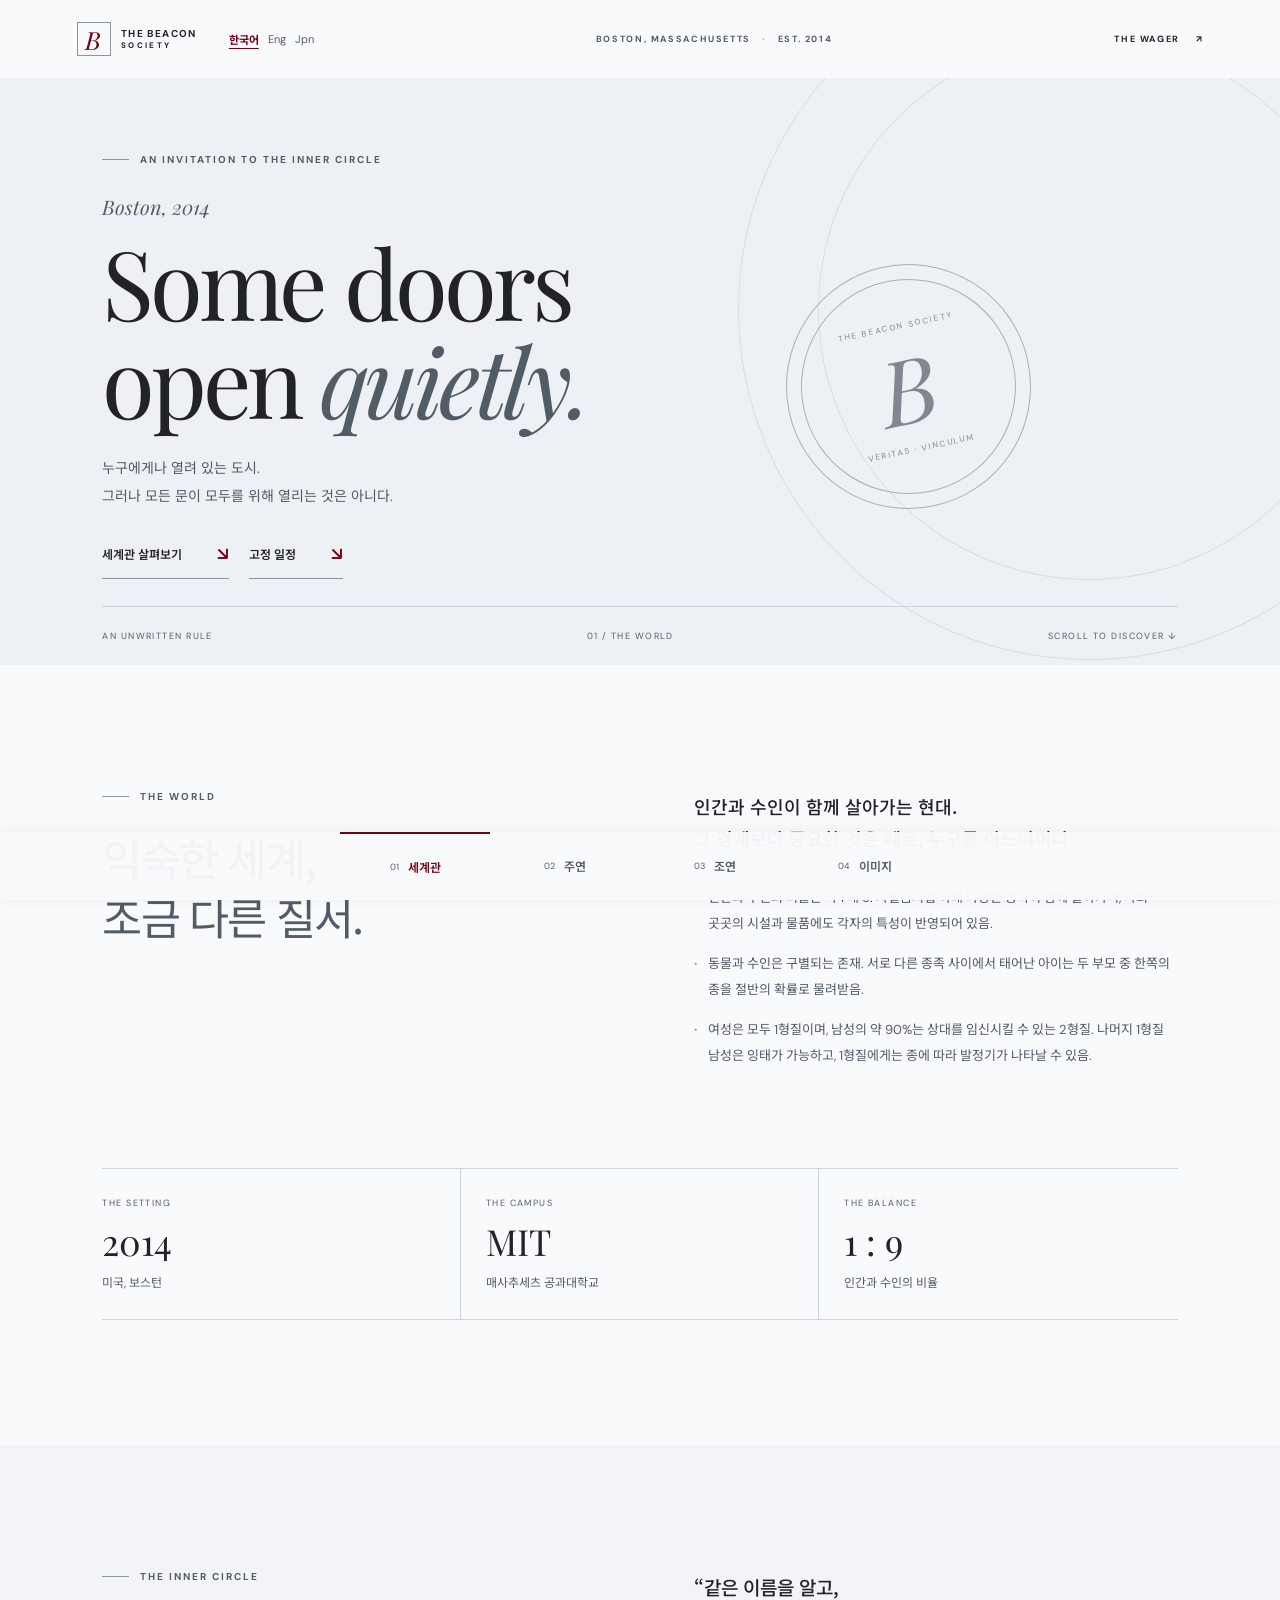
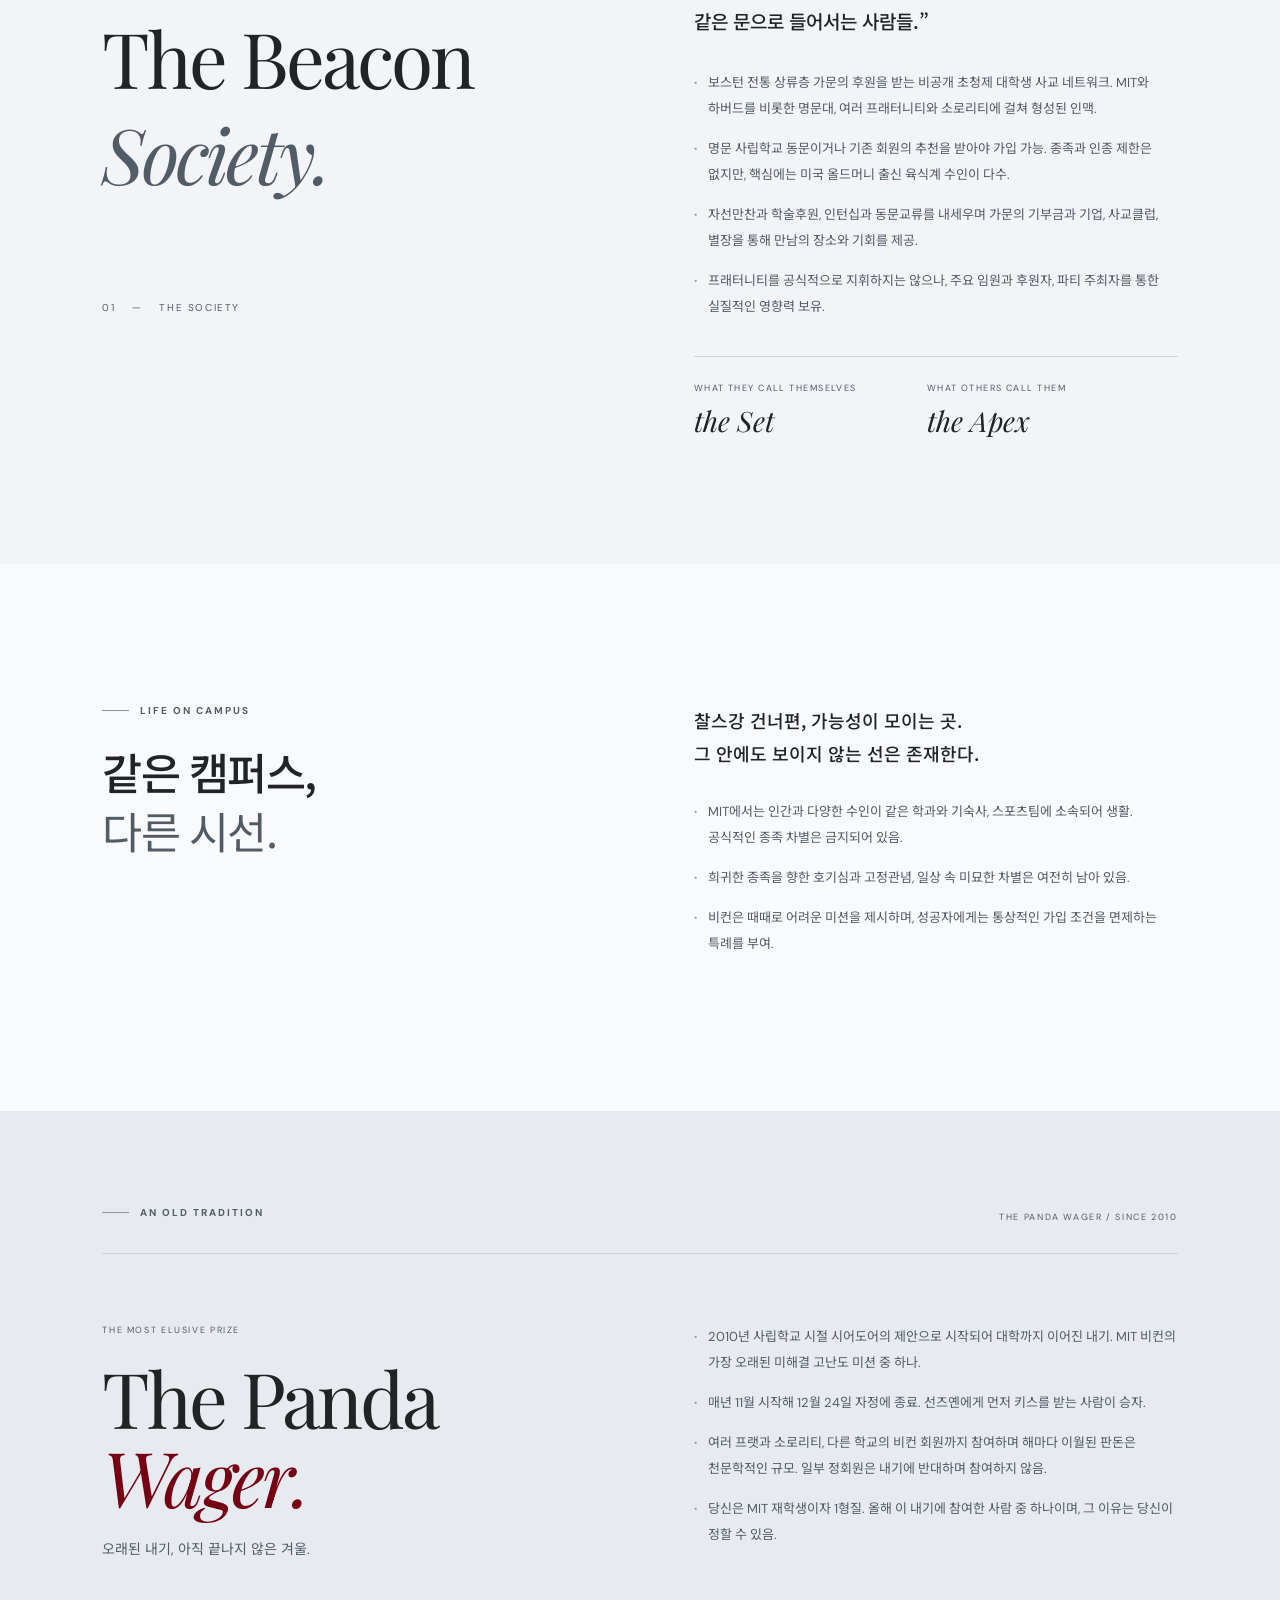
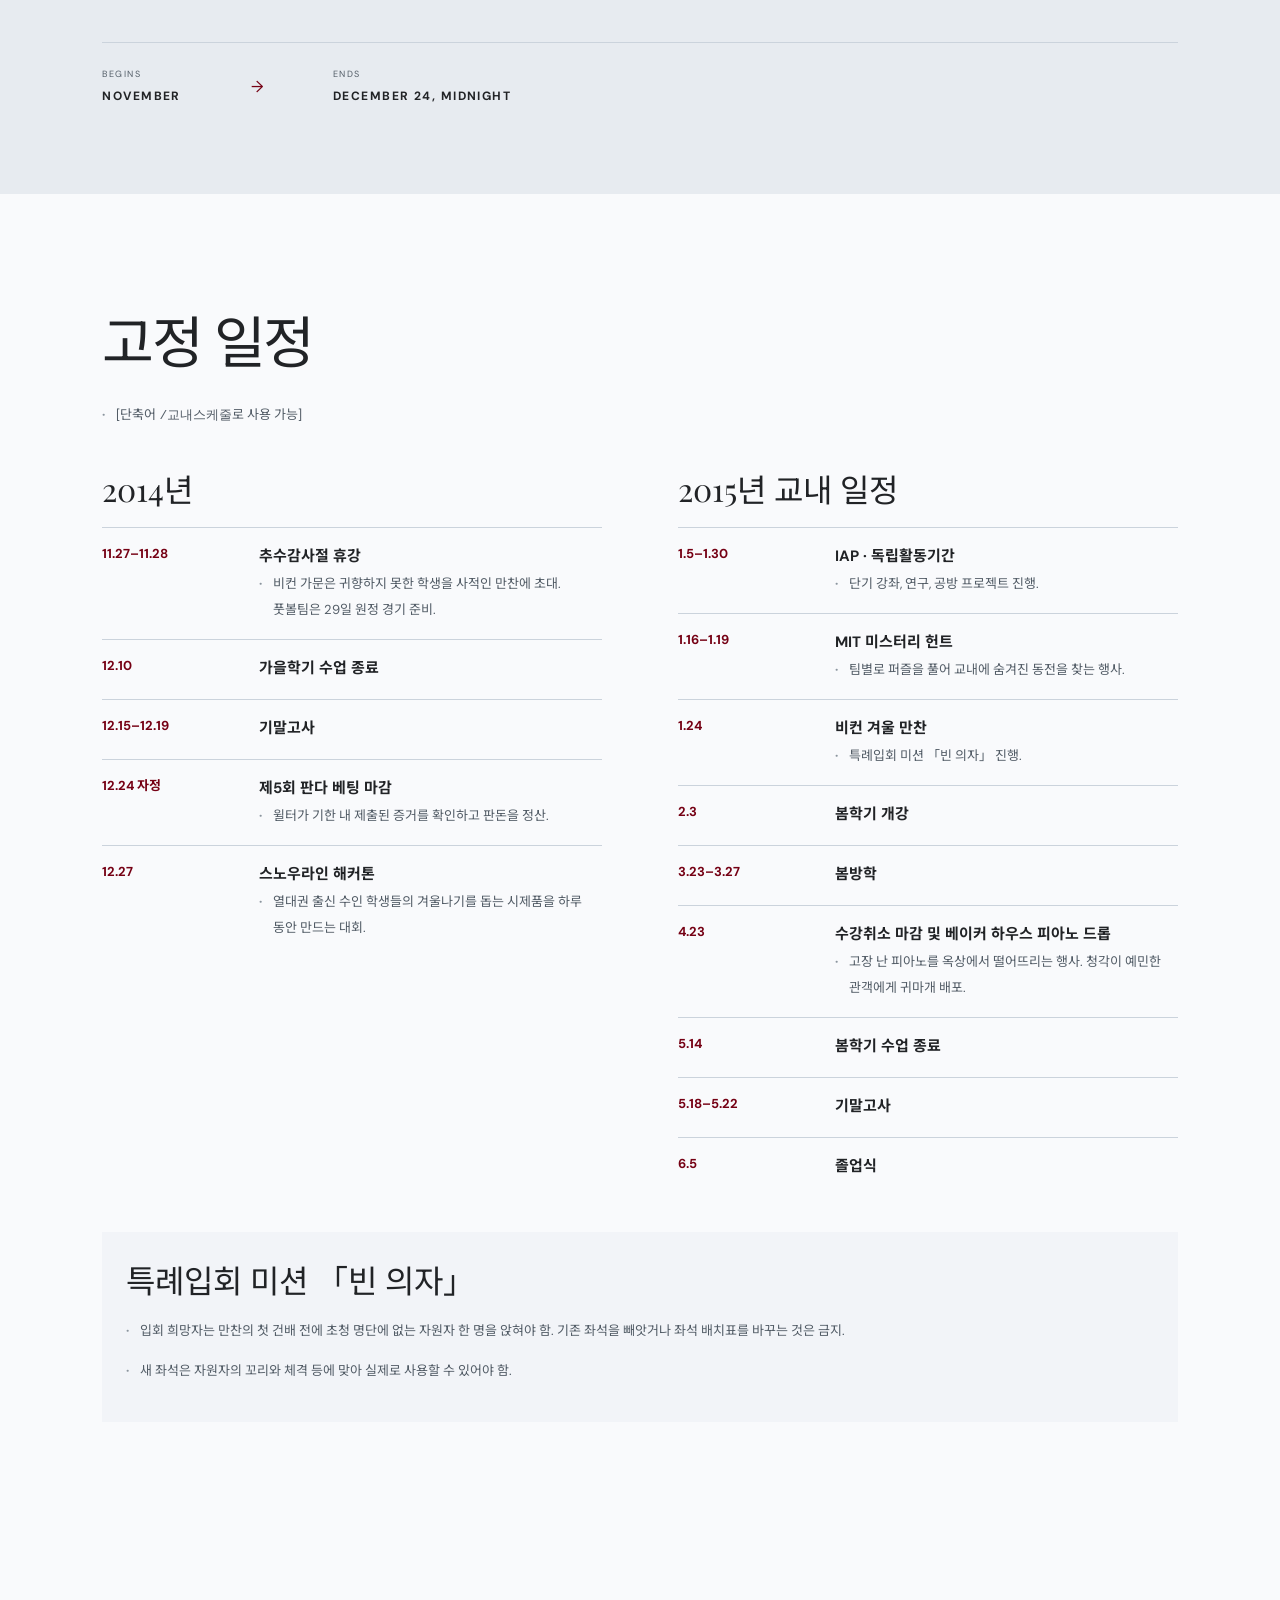
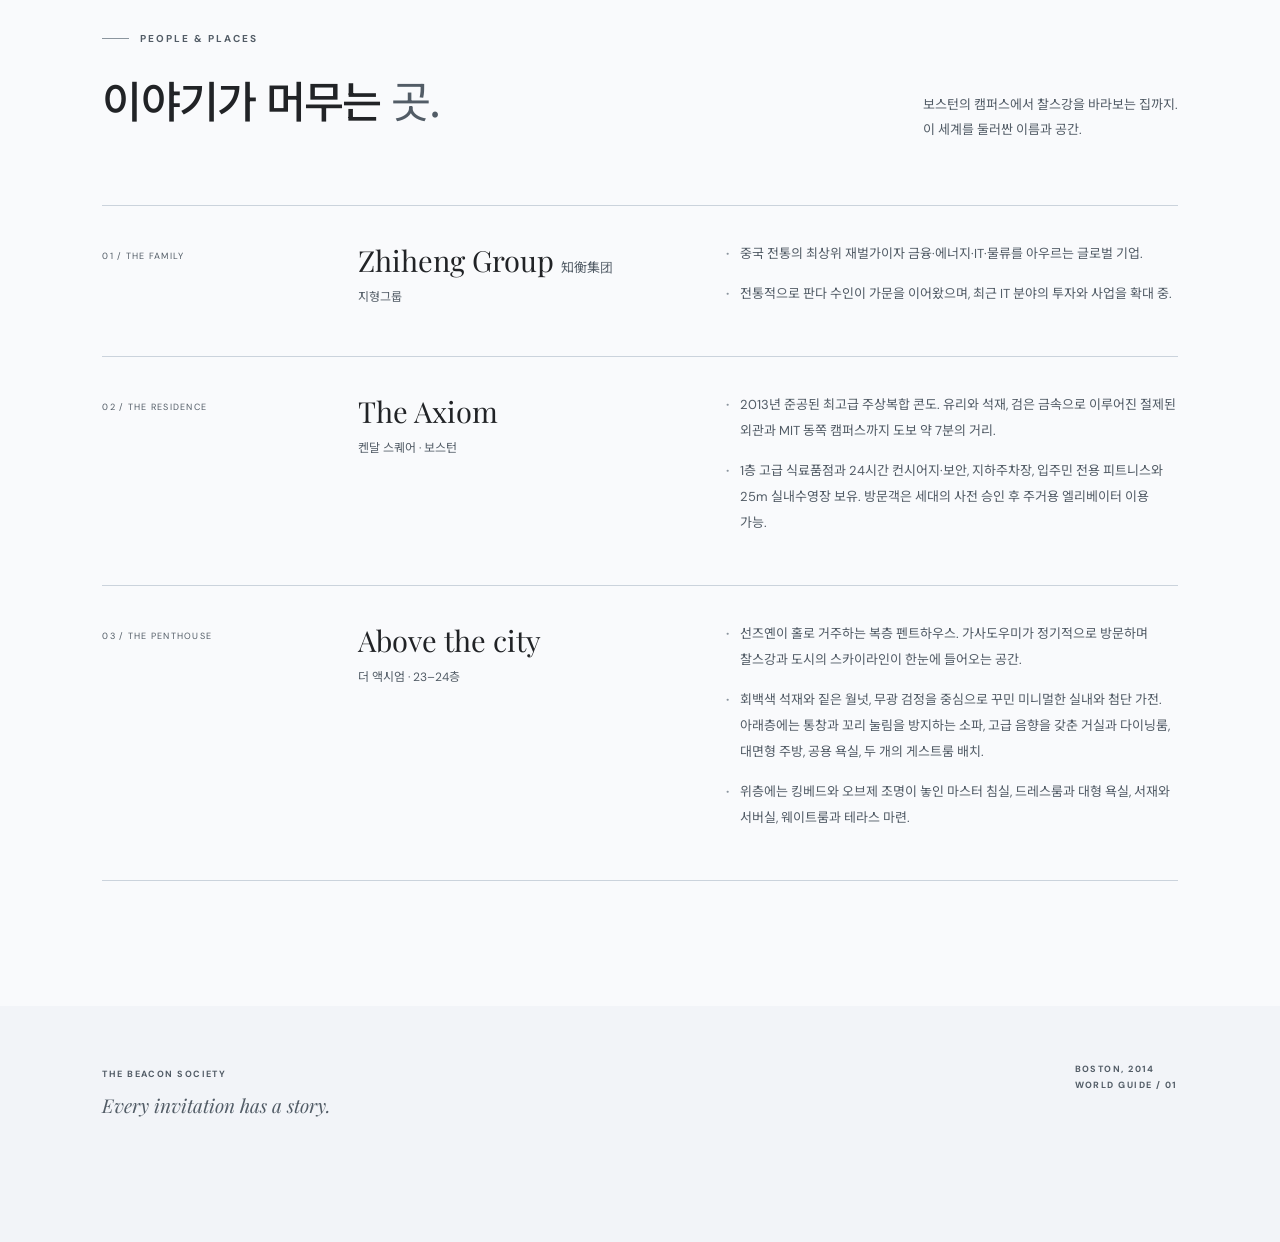
<file: index.html>
<!doctype html>
<html lang="ko">
<head>
  <meta charset="utf-8">
  <meta name="viewport" content="width=device-width, initial-scale=1">
  <meta name="theme-color" content="#f9fafc">
  <meta name="description" content="2014년 보스턴, 비컨과 판다 베팅을 둘러싼 세계를 소개합니다.">
  <title>THE BEACON SOCIETY — 세계관</title>
  <link rel="preconnect" href="https://fonts.googleapis.com">
  <link rel="preconnect" href="https://fonts.gstatic.com" crossorigin>
  <link href="https://fonts.googleapis.com/css2?family=DM+Sans:wght@400;500;600;700&family=Noto+Sans+KR:wght@400;500;600;700&family=Playfair+Display:ital,wght@0,400;0,500;0,600;1,400&display=swap" rel="stylesheet">
  <link rel="stylesheet" href="style.css">
</head>
<body>
  <header class="topbar"><div class="topbar-start"><a class="wordmark" href="#top"><span class="mark">B</span><span>THE BEACON<br><small>SOCIETY</small></span></a><nav class="language-nav" aria-label="언어 선택"><a href="index.html" lang="ko" hreflang="ko" aria-current="page">한국어</a><a href="index-en.html" lang="en" hreflang="en">Eng</a><a href="index-ja.html" lang="ja" hreflang="ja">Jpn</a></nav></div><span class="top-note">BOSTON, MASSACHUSETTS <i>·</i> EST. 2014</span><a class="top-link" href="#betting">THE WAGER <span>↗</span></a></header>
  <main id="top">
    <section class="hero"><div class="hero-inner"><div class="eyebrow light"><span></span> AN INVITATION TO THE INNER CIRCLE</div><div class="hero-grid"><div><p class="hero-kicker">Boston, 2014</p><h1>Some doors<br>open <em>quietly.</em></h1><p class="hero-desc">누구에게나 열려 있는 도시.<br>그러나 모든 문이 모두를 위해 열리는 것은 아니다.</p><a class="hero-button" href="#world">세계관 살펴보기 <span>↘</span></a><a class="hero-button schedule-link" href="#schedule">고정 일정 <span>↘</span></a></div><div class="seal" aria-hidden="true"><div class="seal-inner"><span>THE BEACON SOCIETY</span><strong>B</strong><small>VERITAS · VINCULUM</small></div></div></div><div class="hero-bottom"><span>AN UNWRITTEN RULE</span><span>01 / THE WORLD</span><span>SCROLL TO DISCOVER ↓</span></div></div></section>
    <section class="intro section" id="world"><div class="section-heading"><div><p class="eyebrow"><span></span> THE WORLD</p><h2>익숙한 세계,<br><em>조금 다른 질서.</em></h2></div><div class="intro-copy"><p class="lead">인간과 수인이 함께 살아가는 현대.<br>그 경계보다 중요한 것은 때로, 누구를 아느냐이다.</p><p class="bullet">인간과 수인의 비율은 약 1 대 9. 차별금지법 아래 다양한 종족이 함께 살아가며, 사회 곳곳의 시설과 물품에도 각자의 특성이 반영되어 있음.</p><p class="bullet">동물과 수인은 구별되는 존재. 서로 다른 종족 사이에서 태어난 아이는 두 부모 중 한쪽의 종을 절반의 확률로 물려받음.</p><p class="bullet">여성은 모두 1형질이며, 남성의 약 90%는 상대를 임신시킬 수 있는 2형질. 나머지 1형질 남성은 잉태가 가능하고, 1형질에게는 종에 따라 발정기가 나타날 수 있음.</p></div></div><div class="fact-strip"><div><small>THE SETTING</small><strong>2014</strong><span>미국, 보스턴</span></div><div><small>THE CAMPUS</small><strong>MIT</strong><span>매사추세츠 공과대학교</span></div><div><small>THE BALANCE</small><strong>1 : 9</strong><span>인간과 수인의 비율</span></div></div></section>
    <section class="beacon" id="beacon"><div class="section beacon-grid"><div class="beacon-title"><p class="eyebrow light"><span></span> THE INNER CIRCLE</p><h2>The Beacon<br><em>Society.</em></h2><p class="large-number">01 <span>—</span> THE SOCIETY</p></div><div class="beacon-content"><p class="quote">“같은 이름을 알고,<br>같은 문으로 들어서는 사람들.”</p><p class="bullet">보스턴 전통 상류층 가문의 후원을 받는 비공개 초청제 대학생 사교 네트워크. MIT와 하버드를 비롯한 명문대, 여러 프래터니티와 소로리티에 걸쳐 형성된 인맥.</p><p class="bullet">명문 사립학교 동문이거나 기존 회원의 추천을 받아야 가입 가능. 종족과 인종 제한은 없지만, 핵심에는 미국 올드머니 출신 육식계 수인이 다수.</p><p class="bullet">자선만찬과 학술후원, 인턴십과 동문교류를 내세우며 가문의 기부금과 기업, 사교클럽, 별장을 통해 만남의 장소와 기회를 제공.</p><p class="bullet">프래터니티를 공식적으로 지휘하지는 않으나, 주요 임원과 후원자, 파티 주최자를 통한 실질적인 영향력 보유.</p><div class="names"><div><small>WHAT THEY CALL THEMSELVES</small><strong>the Set</strong></div><div><small>WHAT OTHERS CALL THEM</small><strong>the Apex</strong></div></div></div></div></section>
    <section class="section campus" id="campus"><div class="section-heading"><div><p class="eyebrow"><span></span> LIFE ON CAMPUS</p><h2>같은 캠퍼스,<br><em>다른 시선.</em></h2></div><div class="intro-copy"><p class="lead">찰스강 건너편, 가능성이 모이는 곳.<br>그 안에도 보이지 않는 선은 존재한다.</p><p class="bullet">MIT에서는 인간과 다양한 수인이 같은 학과와 기숙사, 스포츠팀에 소속되어 생활. 공식적인 종족 차별은 금지되어 있음.</p><p class="bullet">희귀한 종족을 향한 호기심과 고정관념, 일상 속 미묘한 차별은 여전히 남아 있음.</p><p class="bullet">비컨은 때때로 어려운 미션을 제시하며, 성공자에게는 통상적인 가입 조건을 면제하는 특례를 부여.</p></div></div></section>
    <section class="wager" id="betting"><div class="section wager-inner"><div class="wager-top"><p class="eyebrow light"><span></span> AN OLD TRADITION</p><span>THE PANDA WAGER / SINCE 2010</span></div><div class="wager-body"><div><p class="wager-label">THE MOST ELUSIVE PRIZE</p><h2>The Panda<br><em>Wager.</em></h2><p class="wager-sub">오래된 내기, 아직 끝나지 않은 겨울.</p></div><div class="wager-copy"><p class="bullet">2010년 사립학교 시절 시어도어의 제안으로 시작되어 대학까지 이어진 내기. MIT 비컨의 가장 오래된 미해결 고난도 미션 중 하나.</p><p class="bullet">매년 11월 시작해 12월 24일 자정에 종료. 선즈옌에게 먼저 키스를 받는 사람이 승자.</p><p class="bullet">여러 프랫과 소로리티, 다른 학교의 비컨 회원까지 참여하며 해마다 이월된 판돈은 천문학적인 규모. 일부 정회원은 내기에 반대하며 참여하지 않음.</p><p class="bullet">당신은 MIT 재학생이자 1형질. 올해 이 내기에 참여한 사람 중 하나이며, 그 이유는 당신이 정할 수 있음.</p></div></div><div class="wager-footer"><div><small>BEGINS</small><strong>NOVEMBER</strong></div><span>→</span><div><small>ENDS</small><strong>DECEMBER 24, MIDNIGHT</strong></div></div></div></section>
    <section class="section campus-schedule" id="schedule" aria-labelledby="schedule-title">
      <h2 id="schedule-title">고정 일정</h2>
      <p class="bullet">[단축어 <code>/교내스케줄</code>로 사용 가능]</p>
      <div class="schedule-years">
        <div class="schedule-year">
          <h3>2014년</h3>
          <ol class="schedule-events">
            <li>
              <p class="schedule-date"><time datetime="2014-11-27">11.27</time>–<time datetime="2014-11-28">11.28</time></p>
              <div><h4>추수감사절 휴강</h4>
                <p class="bullet">비컨 가문은 귀향하지 못한 학생을 사적인 만찬에 초대. 풋볼팀은 29일 원정 경기 준비.</p></div>
            </li>
            <li>
              <p class="schedule-date"><time datetime="2014-12-10">12.10</time></p>
              <div><h4>가을학기 수업 종료</h4></div>
            </li>
            <li>
              <p class="schedule-date"><time datetime="2014-12-15">12.15</time>–<time datetime="2014-12-19">12.19</time></p>
              <div><h4>기말고사</h4></div>
            </li>
            <li>
              <p class="schedule-date"><time datetime="2014-12-24">12.24</time> 자정</p>
              <div><h4>제5회 판다 베팅 마감</h4>
                <p class="bullet">윌터가 기한 내 제출된 증거를 확인하고 판돈을 정산.</p></div>
            </li>
            <li>
              <p class="schedule-date"><time datetime="2014-12-27">12.27</time></p>
              <div><h4>스노우라인 해커톤</h4>
                <p class="bullet">열대권 출신 수인 학생들의 겨울나기를 돕는 시제품을 하루 동안 만드는 대회.</p></div>
            </li>
          </ol>
        </div>
        <div class="schedule-year">
          <h3>2015년 교내 일정</h3>
          <ol class="schedule-events">
            <li>
              <p class="schedule-date"><time datetime="2015-01-05">1.5</time>–<time datetime="2015-01-30">1.30</time></p>
              <div><h4>IAP · 독립활동기간</h4>
                <p class="bullet">단기 강좌, 연구, 공방 프로젝트 진행.</p></div>
            </li>
            <li>
              <p class="schedule-date"><time datetime="2015-01-16">1.16</time>–<time datetime="2015-01-19">1.19</time></p>
              <div><h4>MIT 미스터리 헌트</h4>
                <p class="bullet">팀별로 퍼즐을 풀어 교내에 숨겨진 동전을 찾는 행사.</p></div>
            </li>
            <li>
              <p class="schedule-date"><time datetime="2015-01-24">1.24</time></p>
              <div><h4>비컨 겨울 만찬</h4>
                <p class="bullet">특례입회 미션 「빈 의자」 진행.</p></div>
            </li>
            <li>
              <p class="schedule-date"><time datetime="2015-02-03">2.3</time></p>
              <div><h4>봄학기 개강</h4></div>
            </li>
            <li>
              <p class="schedule-date"><time datetime="2015-03-23">3.23</time>–<time datetime="2015-03-27">3.27</time></p>
              <div><h4>봄방학</h4></div>
            </li>
            <li>
              <p class="schedule-date"><time datetime="2015-04-23">4.23</time></p>
              <div><h4>수강취소 마감 및 베이커 하우스 피아노 드롭</h4>
                <p class="bullet">고장 난 피아노를 옥상에서 떨어뜨리는 행사. 청각이 예민한 관객에게 귀마개 배포.</p></div>
            </li>
            <li>
              <p class="schedule-date"><time datetime="2015-05-14">5.14</time></p>
              <div><h4>봄학기 수업 종료</h4></div>
            </li>
            <li>
              <p class="schedule-date"><time datetime="2015-05-18">5.18</time>–<time datetime="2015-05-22">5.22</time></p>
              <div><h4>기말고사</h4></div>
            </li>
            <li>
              <p class="schedule-date"><time datetime="2015-06-05">6.5</time></p>
              <div><h4>졸업식</h4></div>
            </li>
          </ol>
        </div>
      </div>
      <div class="schedule-mission">
        <h3>특례입회 미션 「빈 의자」</h3>
        <p class="bullet">입회 희망자는 만찬의 첫 건배 전에 초청 명단에 없는 자원자 한 명을 앉혀야 함. 기존 좌석을 빼앗거나 좌석 배치표를 바꾸는 것은 금지.</p>
        <p class="bullet">새 좌석은 자원자의 꼬리와 체격 등에 맞아 실제로 사용할 수 있어야 함.</p>
      </div>
    </section>
    <section class="section places" id="places"><div class="places-heading"><div><p class="eyebrow"><span></span> PEOPLE & PLACES</p><h2>이야기가 머무는 <em>곳.</em></h2></div><p>보스턴의 캠퍼스에서 찰스강을 바라보는 집까지.<br>이 세계를 둘러싼 이름과 공간.</p></div><div class="place-list"><article class="place"><div class="place-no">01 / THE FAMILY</div><div><h3>Zhiheng Group <span>知衡集团</span></h3><p class="place-caption">지형그룹</p></div><div><p class="bullet">중국 전통의 최상위 재벌가이자 금융·에너지·IT·물류를 아우르는 글로벌 기업.</p><p class="bullet">전통적으로 판다 수인이 가문을 이어왔으며, 최근 IT 분야의 투자와 사업을 확대 중.</p></div></article><article class="place"><div class="place-no">02 / THE RESIDENCE</div><div><h3>The Axiom</h3><p class="place-caption">켄달 스퀘어 · 보스턴</p></div><div><p class="bullet">2013년 준공된 최고급 주상복합 콘도. 유리와 석재, 검은 금속으로 이루어진 절제된 외관과 MIT 동쪽 캠퍼스까지 도보 약 7분의 거리.</p><p class="bullet">1층 고급 식료품점과 24시간 컨시어지·보안, 지하주차장, 입주민 전용 피트니스와 25m 실내수영장 보유. 방문객은 세대의 사전 승인 후 주거용 엘리베이터 이용 가능.</p></div></article><article class="place"><div class="place-no">03 / THE PENTHOUSE</div><div><h3>Above the city</h3><p class="place-caption">더 액시엄 · 23–24층</p></div><div><p class="bullet">선즈옌이 홀로 거주하는 복층 펜트하우스. 가사도우미가 정기적으로 방문하며 찰스강과 도시의 스카이라인이 한눈에 들어오는 공간.</p><p class="bullet">회백색 석재와 짙은 월넛, 무광 검정을 중심으로 꾸민 미니멀한 실내와 첨단 가전. 아래층에는 통창과 꼬리 눌림을 방지하는 소파, 고급 음향을 갖춘 거실과 다이닝룸, 대면형 주방, 공용 욕실, 두 개의 게스트룸 배치.</p><p class="bullet">위층에는 킹베드와 오브제 조명이 놓인 마스터 침실, 드레스룸과 대형 욕실, 서재와 서버실, 웨이트룸과 테라스 마련.</p></div></article></div></section>
  </main><footer><div><span class="footer-brand">THE BEACON SOCIETY</span><p>Every invitation has a story.</p></div><span>BOSTON, 2014 <br> WORLD GUIDE / 01</span></footer>
  <nav class="bottom-nav" aria-label="주요 메뉴"><a href="#top" class="active" aria-current="page"><span>01</span> 세계관</a><a href="characters.html"><span>02</span> 주연</a><a href="supporting.html"><span>03</span> 조연</a><a href="gallery.html"><span>04</span> 이미지</a></nav>
</body></html>
</file>
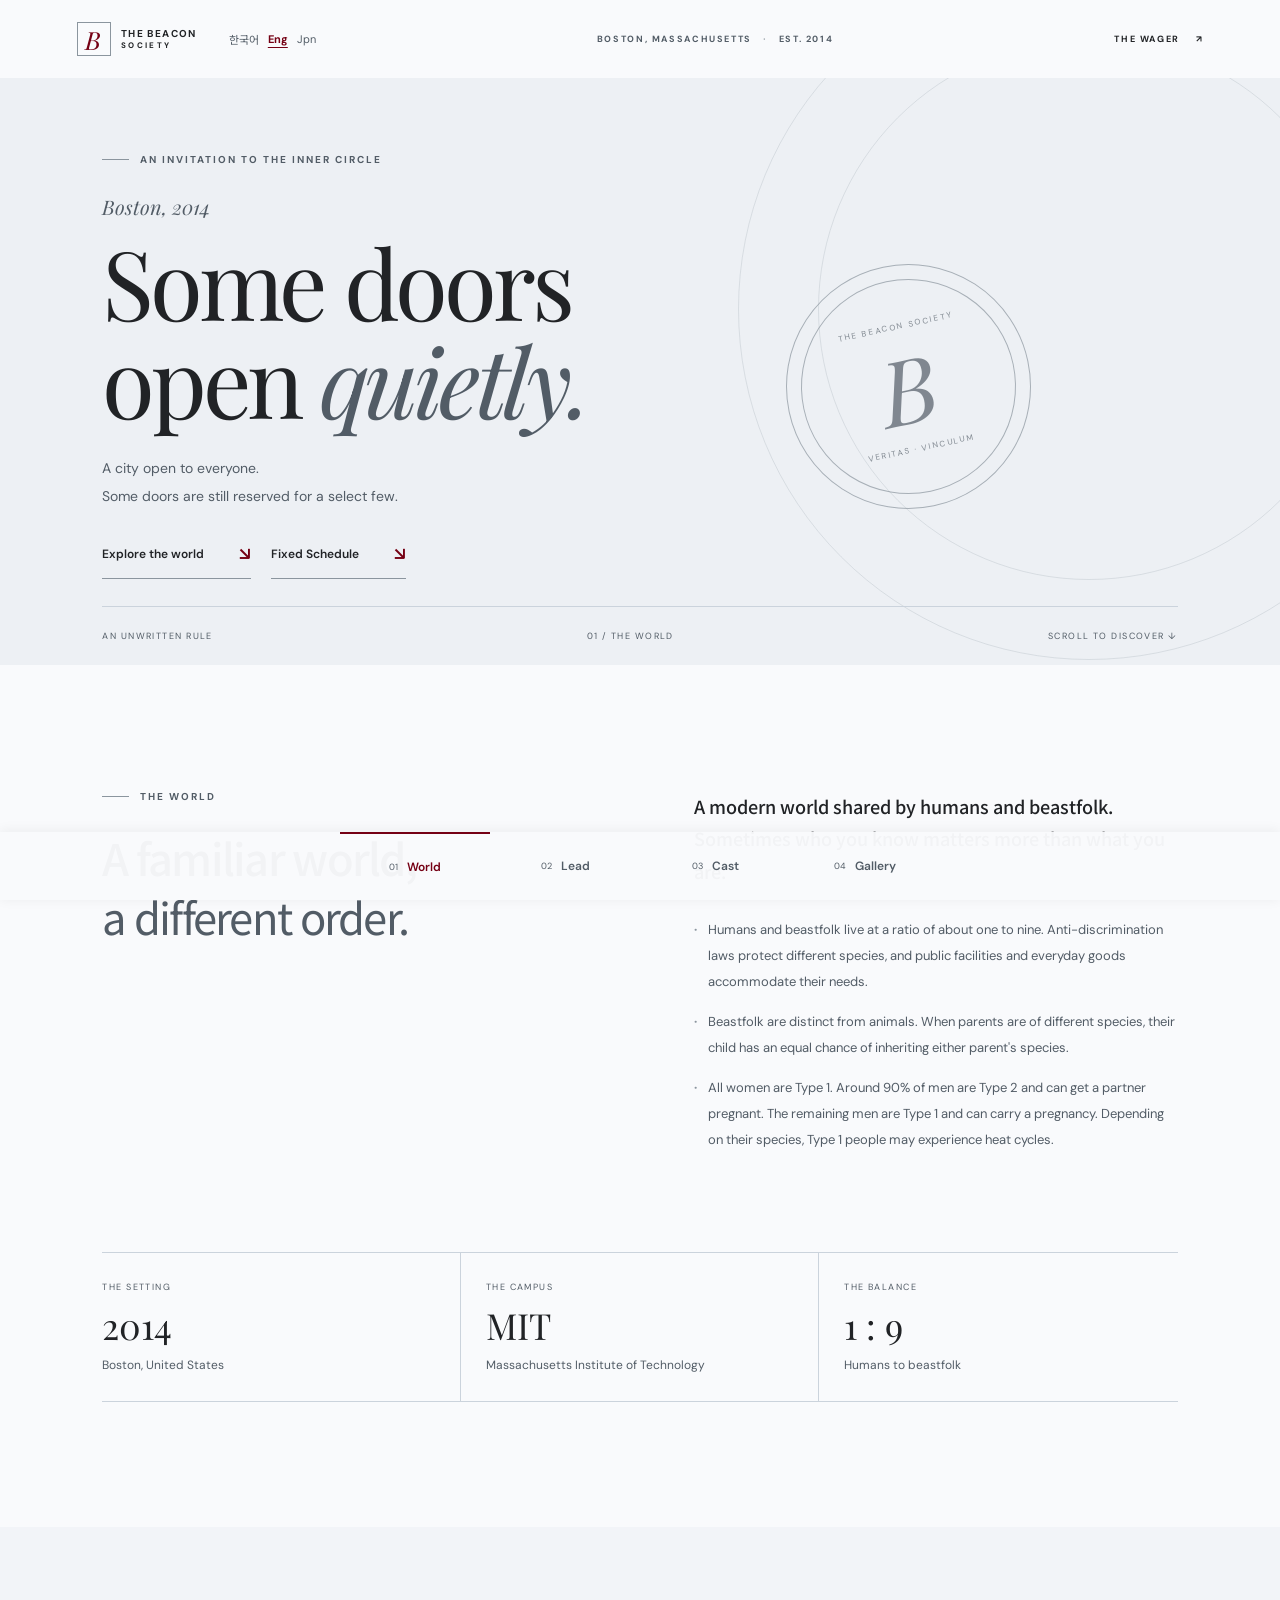
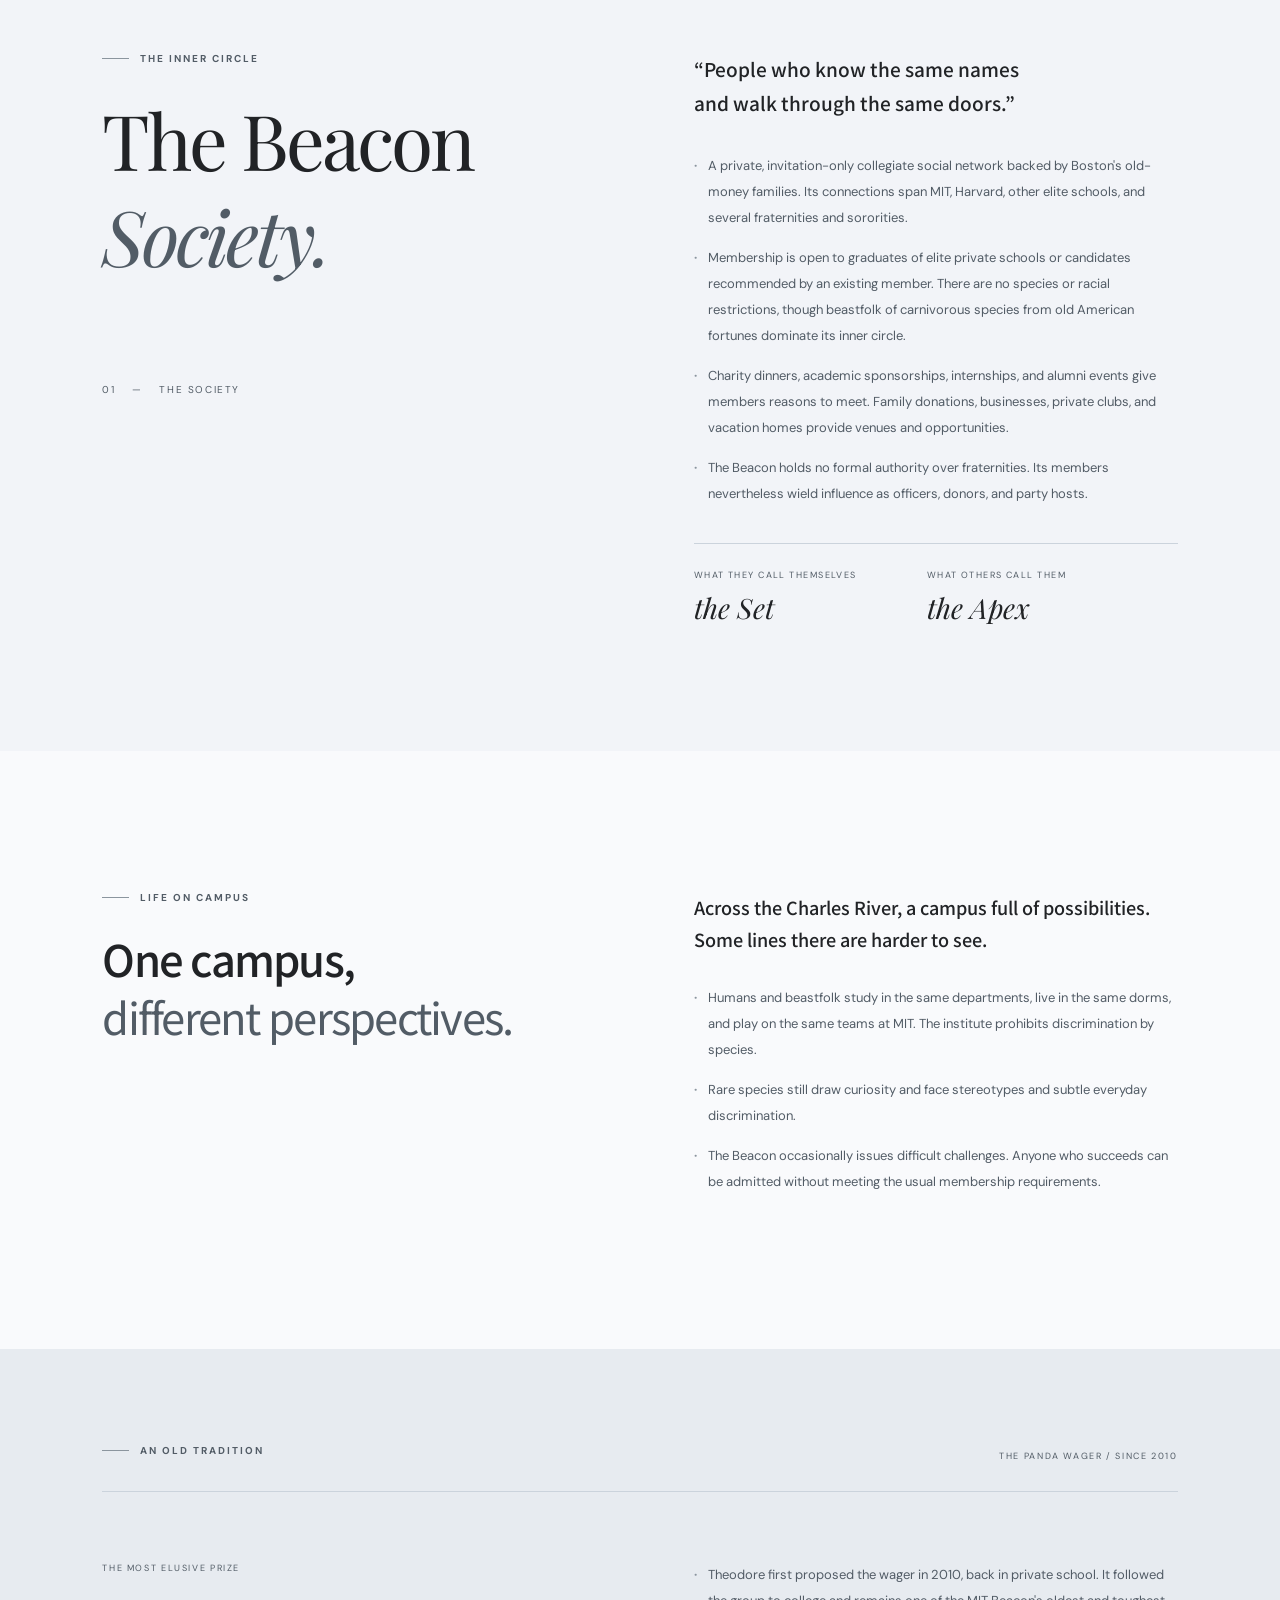
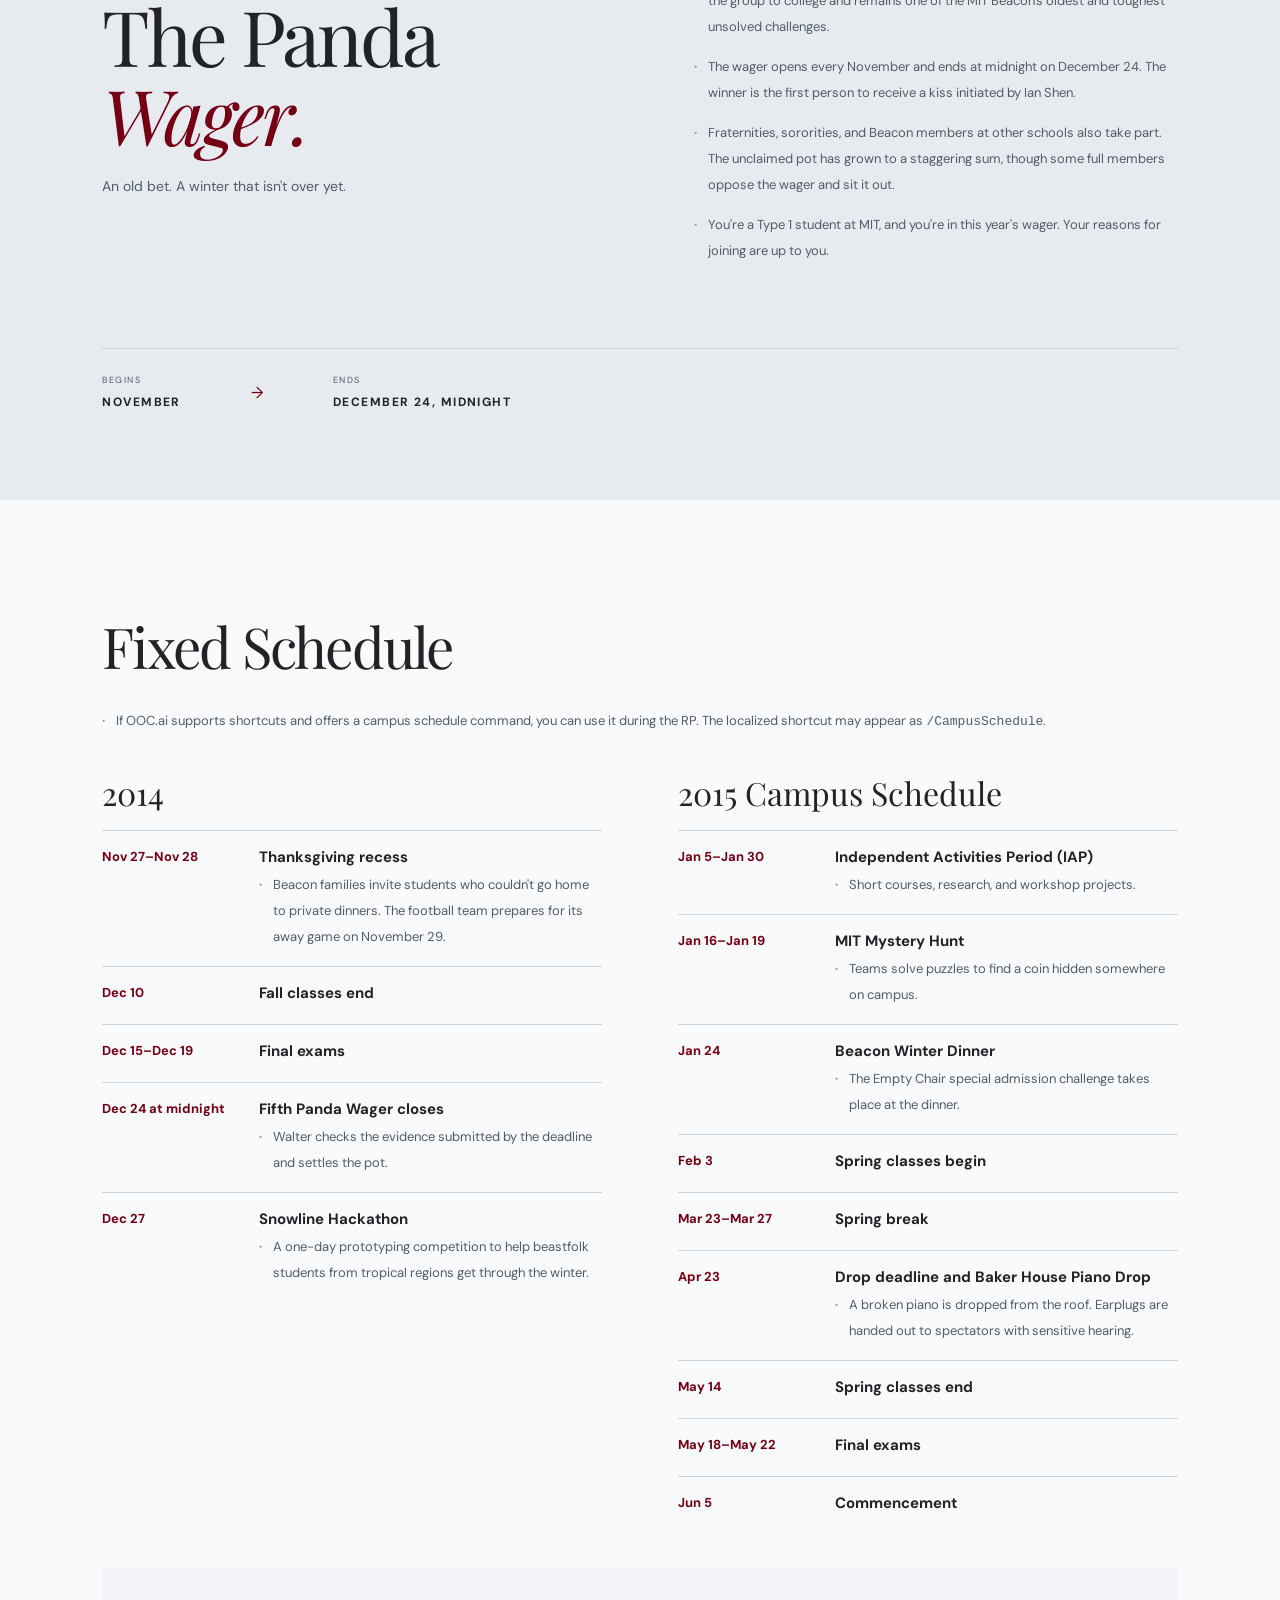
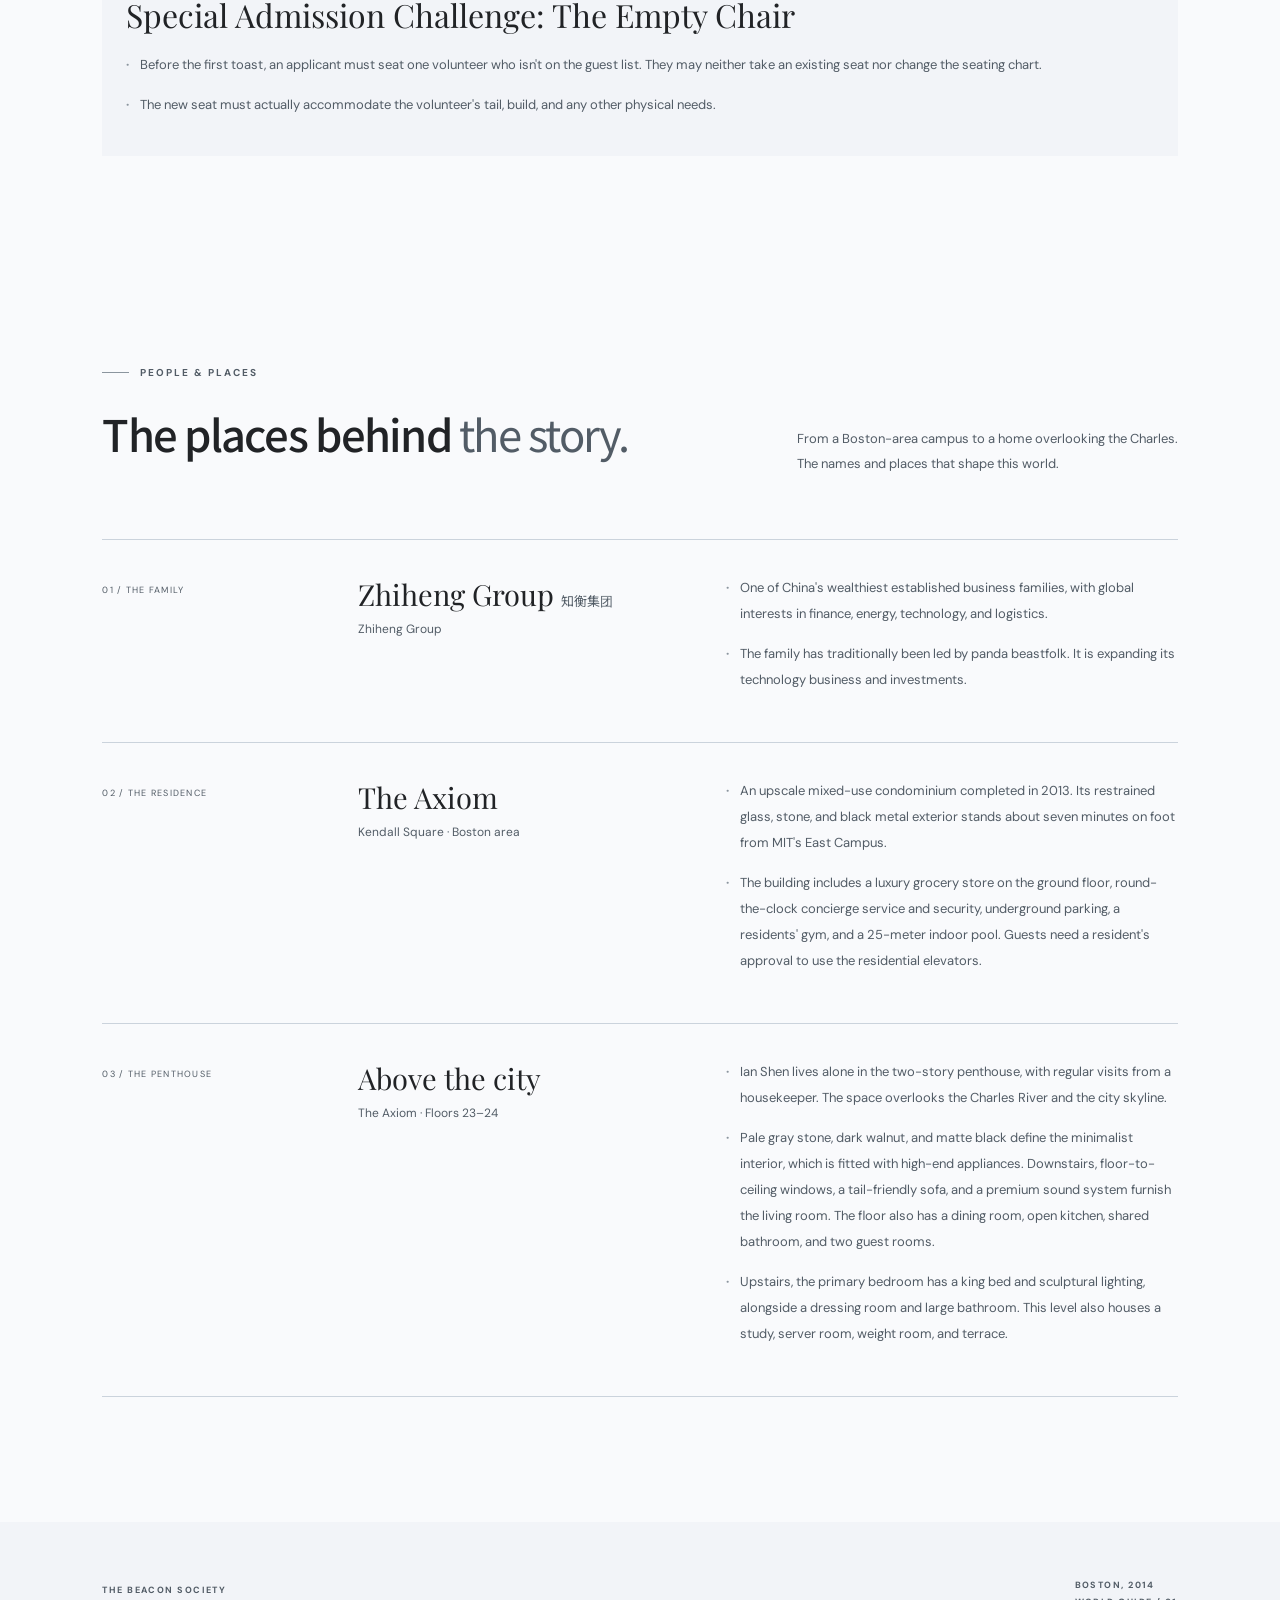
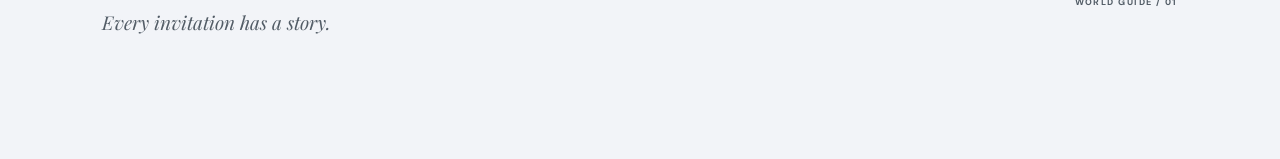
<file: index-en.html>
<!doctype html>
<html lang="en">
<head>
  <meta charset="utf-8">
  <meta name="viewport" content="width=device-width, initial-scale=1">
  <meta name="theme-color" content="#f9fafc">
  <meta name="description" content="Explore the Beacon Society and the Panda Wager in 2014 Boston.">
  <title>THE BEACON SOCIETY — World</title>
  <link rel="preconnect" href="https://fonts.googleapis.com">
  <link rel="preconnect" href="https://fonts.gstatic.com" crossorigin>
  <link href="https://fonts.googleapis.com/css2?family=DM+Sans:wght@400;500;600;700&family=Noto+Sans+KR:wght@400;500;600;700&family=Playfair+Display:ital,wght@0,400;0,500;0,600;1,400&display=swap" rel="stylesheet">
  <link rel="stylesheet" href="style.css">
</head>
<body>
  <header class="topbar"><div class="topbar-start"><a class="wordmark" href="#top"><span class="mark">B</span><span>THE BEACON<br><small>SOCIETY</small></span></a><nav class="language-nav" aria-label="Language"><a href="index.html" lang="ko" hreflang="ko">한국어</a><a href="index-en.html" lang="en" hreflang="en" aria-current="page">Eng</a><a href="index-ja.html" lang="ja" hreflang="ja">Jpn</a></nav></div><span class="top-note">BOSTON, MASSACHUSETTS <i>·</i> EST. 2014</span><a class="top-link" href="#betting">THE WAGER <span>↗</span></a></header>
  <main id="top">
    <section class="hero"><div class="hero-inner"><div class="eyebrow light"><span></span> AN INVITATION TO THE INNER CIRCLE</div><div class="hero-grid"><div><p class="hero-kicker">Boston, 2014</p><h1>Some doors<br>open <em>quietly.</em></h1><p class="hero-desc">A city open to everyone.<br>Some doors are still reserved for a select few.</p><a class="hero-button" href="#world">Explore the world <span>↘</span></a><a class="hero-button schedule-link" href="#schedule">Fixed Schedule <span>↘</span></a></div><div class="seal" aria-hidden="true"><div class="seal-inner"><span>THE BEACON SOCIETY</span><strong>B</strong><small>VERITAS · VINCULUM</small></div></div></div><div class="hero-bottom"><span>AN UNWRITTEN RULE</span><span>01 / THE WORLD</span><span>SCROLL TO DISCOVER ↓</span></div></div></section>
    <section class="intro section" id="world"><div class="section-heading"><div><p class="eyebrow"><span></span> THE WORLD</p><h2>A familiar world,<br><em>a different order.</em></h2></div><div class="intro-copy"><p class="lead">A modern world shared by humans and beastfolk.<br>Sometimes who you know matters more than what you are.</p><p class="bullet">Humans and beastfolk live at a ratio of about one to nine. Anti-discrimination laws protect different species, and public facilities and everyday goods accommodate their needs.</p><p class="bullet">Beastfolk are distinct from animals. When parents are of different species, their child has an equal chance of inheriting either parent's species.</p><p class="bullet">All women are Type 1. Around 90% of men are Type 2 and can get a partner pregnant. The remaining men are Type 1 and can carry a pregnancy. Depending on their species, Type 1 people may experience heat cycles.</p></div></div><div class="fact-strip"><div><small>THE SETTING</small><strong>2014</strong><span>Boston, United States</span></div><div><small>THE CAMPUS</small><strong>MIT</strong><span>Massachusetts Institute of Technology</span></div><div><small>THE BALANCE</small><strong>1 : 9</strong><span>Humans to beastfolk</span></div></div></section>
    <section class="beacon" id="beacon"><div class="section beacon-grid"><div class="beacon-title"><p class="eyebrow light"><span></span> THE INNER CIRCLE</p><h2>The Beacon<br><em>Society.</em></h2><p class="large-number">01 <span>—</span> THE SOCIETY</p></div><div class="beacon-content"><p class="quote">“People who know the same names<br>and walk through the same doors.”</p><p class="bullet">A private, invitation-only collegiate social network backed by Boston's old-money families. Its connections span MIT, Harvard, other elite schools, and several fraternities and sororities.</p><p class="bullet">Membership is open to graduates of elite private schools or candidates recommended by an existing member. There are no species or racial restrictions, though beastfolk of carnivorous species from old American fortunes dominate its inner circle.</p><p class="bullet">Charity dinners, academic sponsorships, internships, and alumni events give members reasons to meet. Family donations, businesses, private clubs, and vacation homes provide venues and opportunities.</p><p class="bullet">The Beacon holds no formal authority over fraternities. Its members nevertheless wield influence as officers, donors, and party hosts.</p><div class="names"><div><small>WHAT THEY CALL THEMSELVES</small><strong>the Set</strong></div><div><small>WHAT OTHERS CALL THEM</small><strong>the Apex</strong></div></div></div></div></section>
    <section class="section campus" id="campus"><div class="section-heading"><div><p class="eyebrow"><span></span> LIFE ON CAMPUS</p><h2>One campus,<br><em>different perspectives.</em></h2></div><div class="intro-copy"><p class="lead">Across the Charles River, a campus full of possibilities.<br>Some lines there are harder to see.</p><p class="bullet">Humans and beastfolk study in the same departments, live in the same dorms, and play on the same teams at MIT. The institute prohibits discrimination by species.</p><p class="bullet">Rare species still draw curiosity and face stereotypes and subtle everyday discrimination.</p><p class="bullet">The Beacon occasionally issues difficult challenges. Anyone who succeeds can be admitted without meeting the usual membership requirements.</p></div></div></section>
    <section class="wager" id="betting"><div class="section wager-inner"><div class="wager-top"><p class="eyebrow light"><span></span> AN OLD TRADITION</p><span>THE PANDA WAGER / SINCE 2010</span></div><div class="wager-body"><div><p class="wager-label">THE MOST ELUSIVE PRIZE</p><h2>The Panda<br><em>Wager.</em></h2><p class="wager-sub">An old bet. A winter that isn't over yet.</p></div><div class="wager-copy"><p class="bullet">Theodore first proposed the wager in 2010, back in private school. It followed the group to college and remains one of the MIT Beacon's oldest and toughest unsolved challenges.</p><p class="bullet">The wager opens every November and ends at midnight on December 24. The winner is the first person to receive a kiss initiated by Ian Shen.</p><p class="bullet">Fraternities, sororities, and Beacon members at other schools also take part. The unclaimed pot has grown to a staggering sum, though some full members oppose the wager and sit it out.</p><p class="bullet">You're a Type 1 student at MIT, and you're in this year's wager. Your reasons for joining are up to you.</p></div></div><div class="wager-footer"><div><small>BEGINS</small><strong>NOVEMBER</strong></div><span>→</span><div><small>ENDS</small><strong>DECEMBER 24, MIDNIGHT</strong></div></div></div></section>
    <section class="section campus-schedule" id="schedule" aria-labelledby="schedule-title">
      <h2 id="schedule-title">Fixed Schedule</h2>
      <p class="bullet">If OOC.ai supports shortcuts and offers a campus schedule command, you can use it during the RP. The localized shortcut may appear as <code>/CampusSchedule</code>.</p>
      <div class="schedule-years">
        <div class="schedule-year">
          <h3>2014</h3>
          <ol class="schedule-events">
            <li>
              <p class="schedule-date"><time datetime="2014-11-27">Nov 27</time>–<time datetime="2014-11-28">Nov 28</time></p>
              <div><h4>Thanksgiving recess</h4>
                <p class="bullet">Beacon families invite students who couldn't go home to private dinners. The football team prepares for its away game on November 29.</p></div>
            </li>
            <li>
              <p class="schedule-date"><time datetime="2014-12-10">Dec 10</time></p>
              <div><h4>Fall classes end</h4></div>
            </li>
            <li>
              <p class="schedule-date"><time datetime="2014-12-15">Dec 15</time>–<time datetime="2014-12-19">Dec 19</time></p>
              <div><h4>Final exams</h4></div>
            </li>
            <li>
              <p class="schedule-date"><time datetime="2014-12-24">Dec 24</time> at midnight</p>
              <div><h4>Fifth Panda Wager closes</h4>
                <p class="bullet">Walter checks the evidence submitted by the deadline and settles the pot.</p></div>
            </li>
            <li>
              <p class="schedule-date"><time datetime="2014-12-27">Dec 27</time></p>
              <div><h4>Snowline Hackathon</h4>
                <p class="bullet">A one-day prototyping competition to help beastfolk students from tropical regions get through the winter.</p></div>
            </li>
          </ol>
        </div>
        <div class="schedule-year">
          <h3>2015 Campus Schedule</h3>
          <ol class="schedule-events">
            <li>
              <p class="schedule-date"><time datetime="2015-01-05">Jan 5</time>–<time datetime="2015-01-30">Jan 30</time></p>
              <div><h4>Independent Activities Period (IAP)</h4>
                <p class="bullet">Short courses, research, and workshop projects.</p></div>
            </li>
            <li>
              <p class="schedule-date"><time datetime="2015-01-16">Jan 16</time>–<time datetime="2015-01-19">Jan 19</time></p>
              <div><h4>MIT Mystery Hunt</h4>
                <p class="bullet">Teams solve puzzles to find a coin hidden somewhere on campus.</p></div>
            </li>
            <li>
              <p class="schedule-date"><time datetime="2015-01-24">Jan 24</time></p>
              <div><h4>Beacon Winter Dinner</h4>
                <p class="bullet">The Empty Chair special admission challenge takes place at the dinner.</p></div>
            </li>
            <li>
              <p class="schedule-date"><time datetime="2015-02-03">Feb 3</time></p>
              <div><h4>Spring classes begin</h4></div>
            </li>
            <li>
              <p class="schedule-date"><time datetime="2015-03-23">Mar 23</time>–<time datetime="2015-03-27">Mar 27</time></p>
              <div><h4>Spring break</h4></div>
            </li>
            <li>
              <p class="schedule-date"><time datetime="2015-04-23">Apr 23</time></p>
              <div><h4>Drop deadline and Baker House Piano Drop</h4>
                <p class="bullet">A broken piano is dropped from the roof. Earplugs are handed out to spectators with sensitive hearing.</p></div>
            </li>
            <li>
              <p class="schedule-date"><time datetime="2015-05-14">May 14</time></p>
              <div><h4>Spring classes end</h4></div>
            </li>
            <li>
              <p class="schedule-date"><time datetime="2015-05-18">May 18</time>–<time datetime="2015-05-22">May 22</time></p>
              <div><h4>Final exams</h4></div>
            </li>
            <li>
              <p class="schedule-date"><time datetime="2015-06-05">Jun 5</time></p>
              <div><h4>Commencement</h4></div>
            </li>
          </ol>
        </div>
      </div>
      <div class="schedule-mission">
        <h3>Special Admission Challenge: The Empty Chair</h3>
        <p class="bullet">Before the first toast, an applicant must seat one volunteer who isn't on the guest list. They may neither take an existing seat nor change the seating chart.</p>
        <p class="bullet">The new seat must actually accommodate the volunteer's tail, build, and any other physical needs.</p>
      </div>
    </section>
    <section class="section places" id="places"><div class="places-heading"><div><p class="eyebrow"><span></span> PEOPLE & PLACES</p><h2>The places behind <em>the story.</em></h2></div><p>From a Boston-area campus to a home overlooking the Charles.<br>The names and places that shape this world.</p></div><div class="place-list"><article class="place"><div class="place-no">01 / THE FAMILY</div><div><h3>Zhiheng Group <span>知衡集团</span></h3><p class="place-caption">Zhiheng Group</p></div><div><p class="bullet">One of China's wealthiest established business families, with global interests in finance, energy, technology, and logistics.</p><p class="bullet">The family has traditionally been led by panda beastfolk. It is expanding its technology business and investments.</p></div></article><article class="place"><div class="place-no">02 / THE RESIDENCE</div><div><h3>The Axiom</h3><p class="place-caption">Kendall Square · Boston area</p></div><div><p class="bullet">An upscale mixed-use condominium completed in 2013. Its restrained glass, stone, and black metal exterior stands about seven minutes on foot from MIT's East Campus.</p><p class="bullet">The building includes a luxury grocery store on the ground floor, round-the-clock concierge service and security, underground parking, a residents' gym, and a 25-meter indoor pool. Guests need a resident's approval to use the residential elevators.</p></div></article><article class="place"><div class="place-no">03 / THE PENTHOUSE</div><div><h3>Above the city</h3><p class="place-caption">The Axiom · Floors 23–24</p></div><div><p class="bullet">Ian Shen lives alone in the two-story penthouse, with regular visits from a housekeeper. The space overlooks the Charles River and the city skyline.</p><p class="bullet">Pale gray stone, dark walnut, and matte black define the minimalist interior, which is fitted with high-end appliances. Downstairs, floor-to-ceiling windows, a tail-friendly sofa, and a premium sound system furnish the living room. The floor also has a dining room, open kitchen, shared bathroom, and two guest rooms.</p><p class="bullet">Upstairs, the primary bedroom has a king bed and sculptural lighting, alongside a dressing room and large bathroom. This level also houses a study, server room, weight room, and terrace.</p></div></article></div></section>
  </main><footer><div><span class="footer-brand">THE BEACON SOCIETY</span><p>Every invitation has a story.</p></div><span>BOSTON, 2014 <br> WORLD GUIDE / 01</span></footer>
  <nav class="bottom-nav" aria-label="Main navigation"><a href="#top" class="active" aria-current="page"><span>01</span> World</a><a href="characters-en.html""><span>02</span> Lead</a><a href="supporting-en.html""><span>03</span> Cast</a><a href="gallery-en.html""><span>04</span> Gallery</a></nav>
</body></html>
</file>
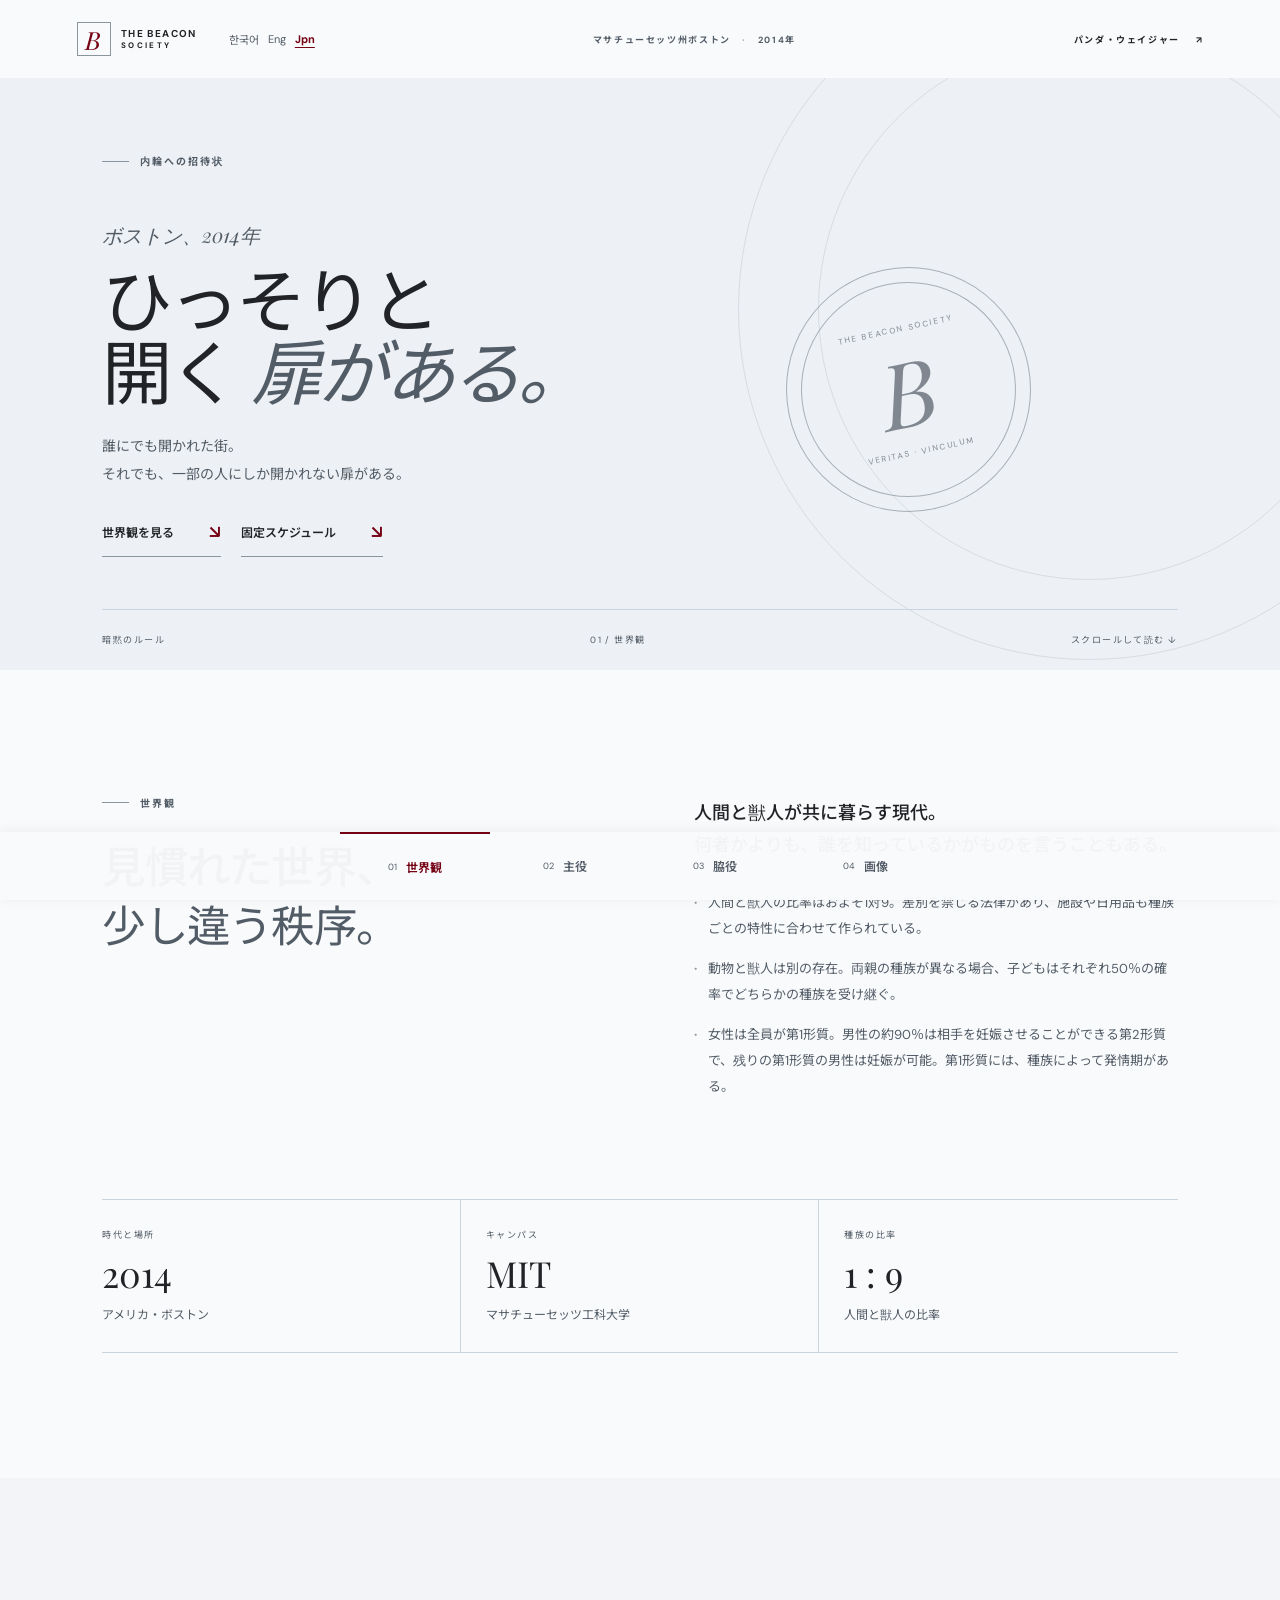
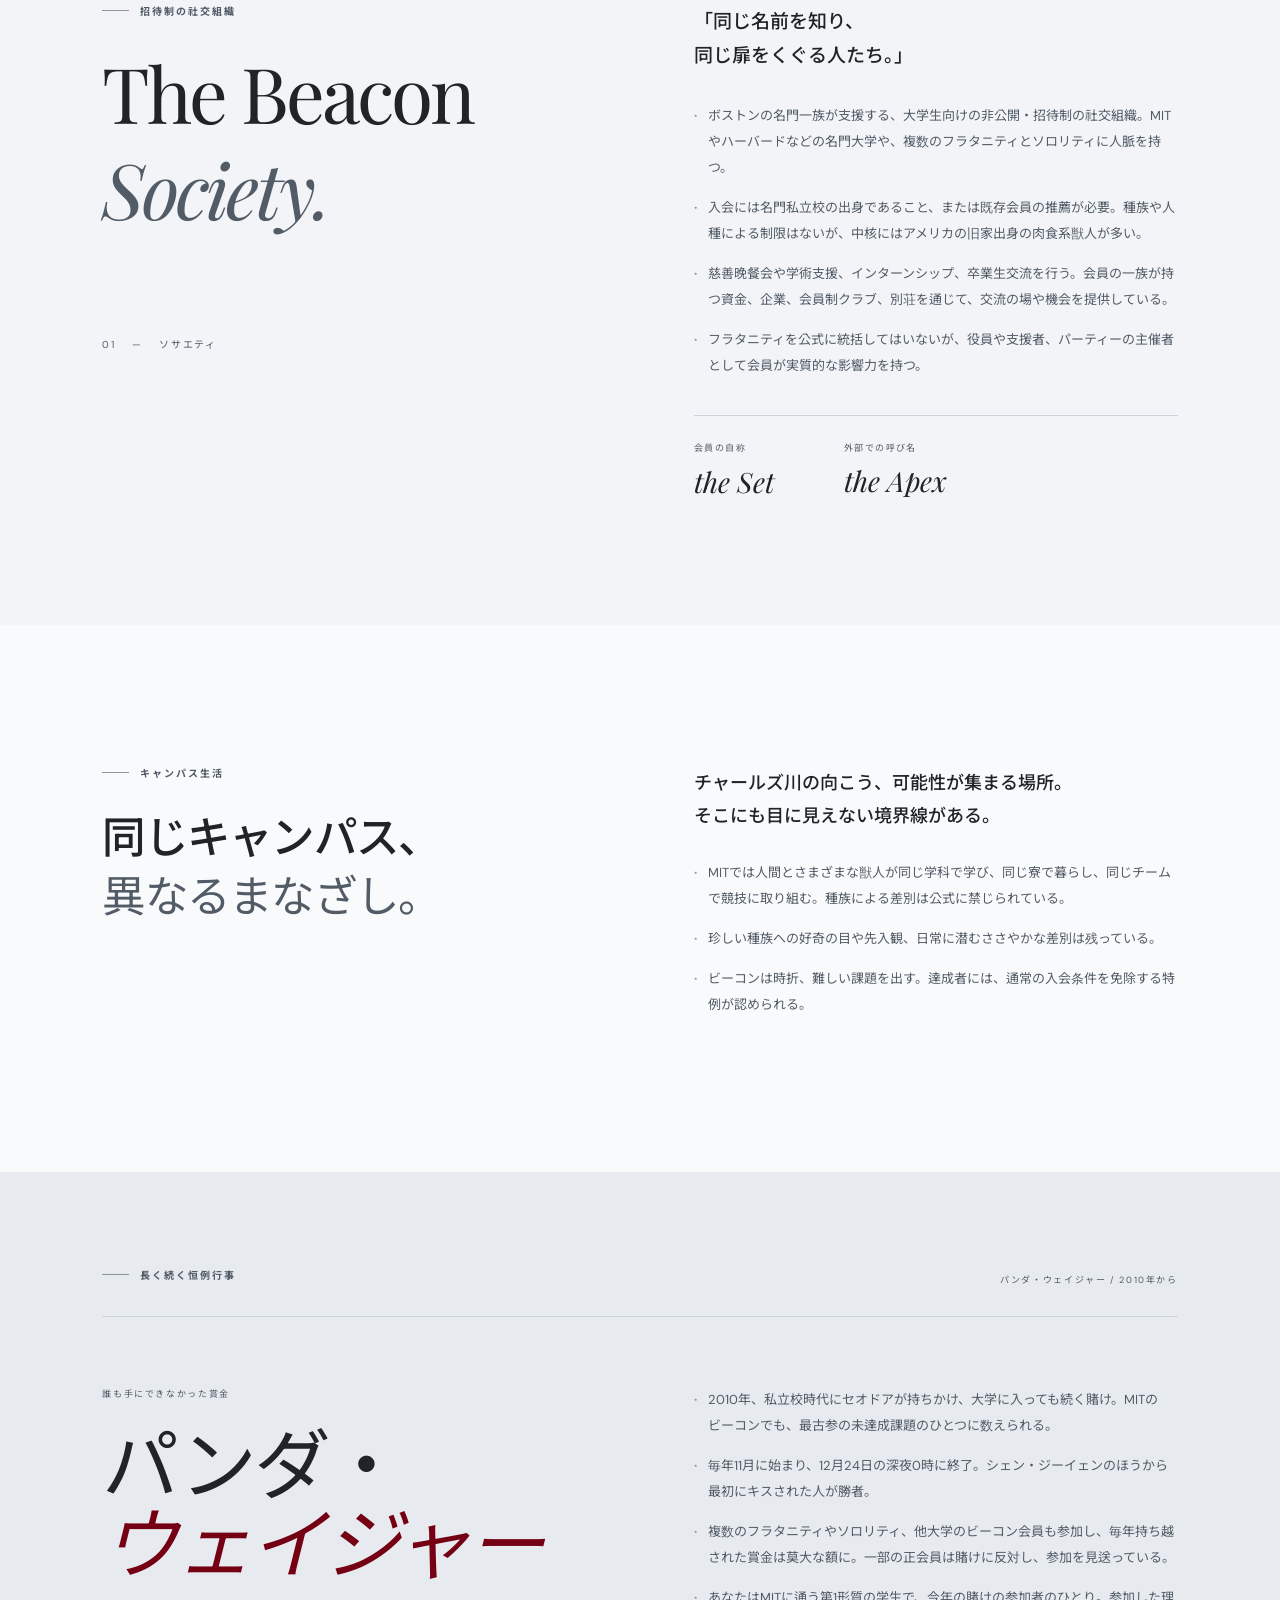
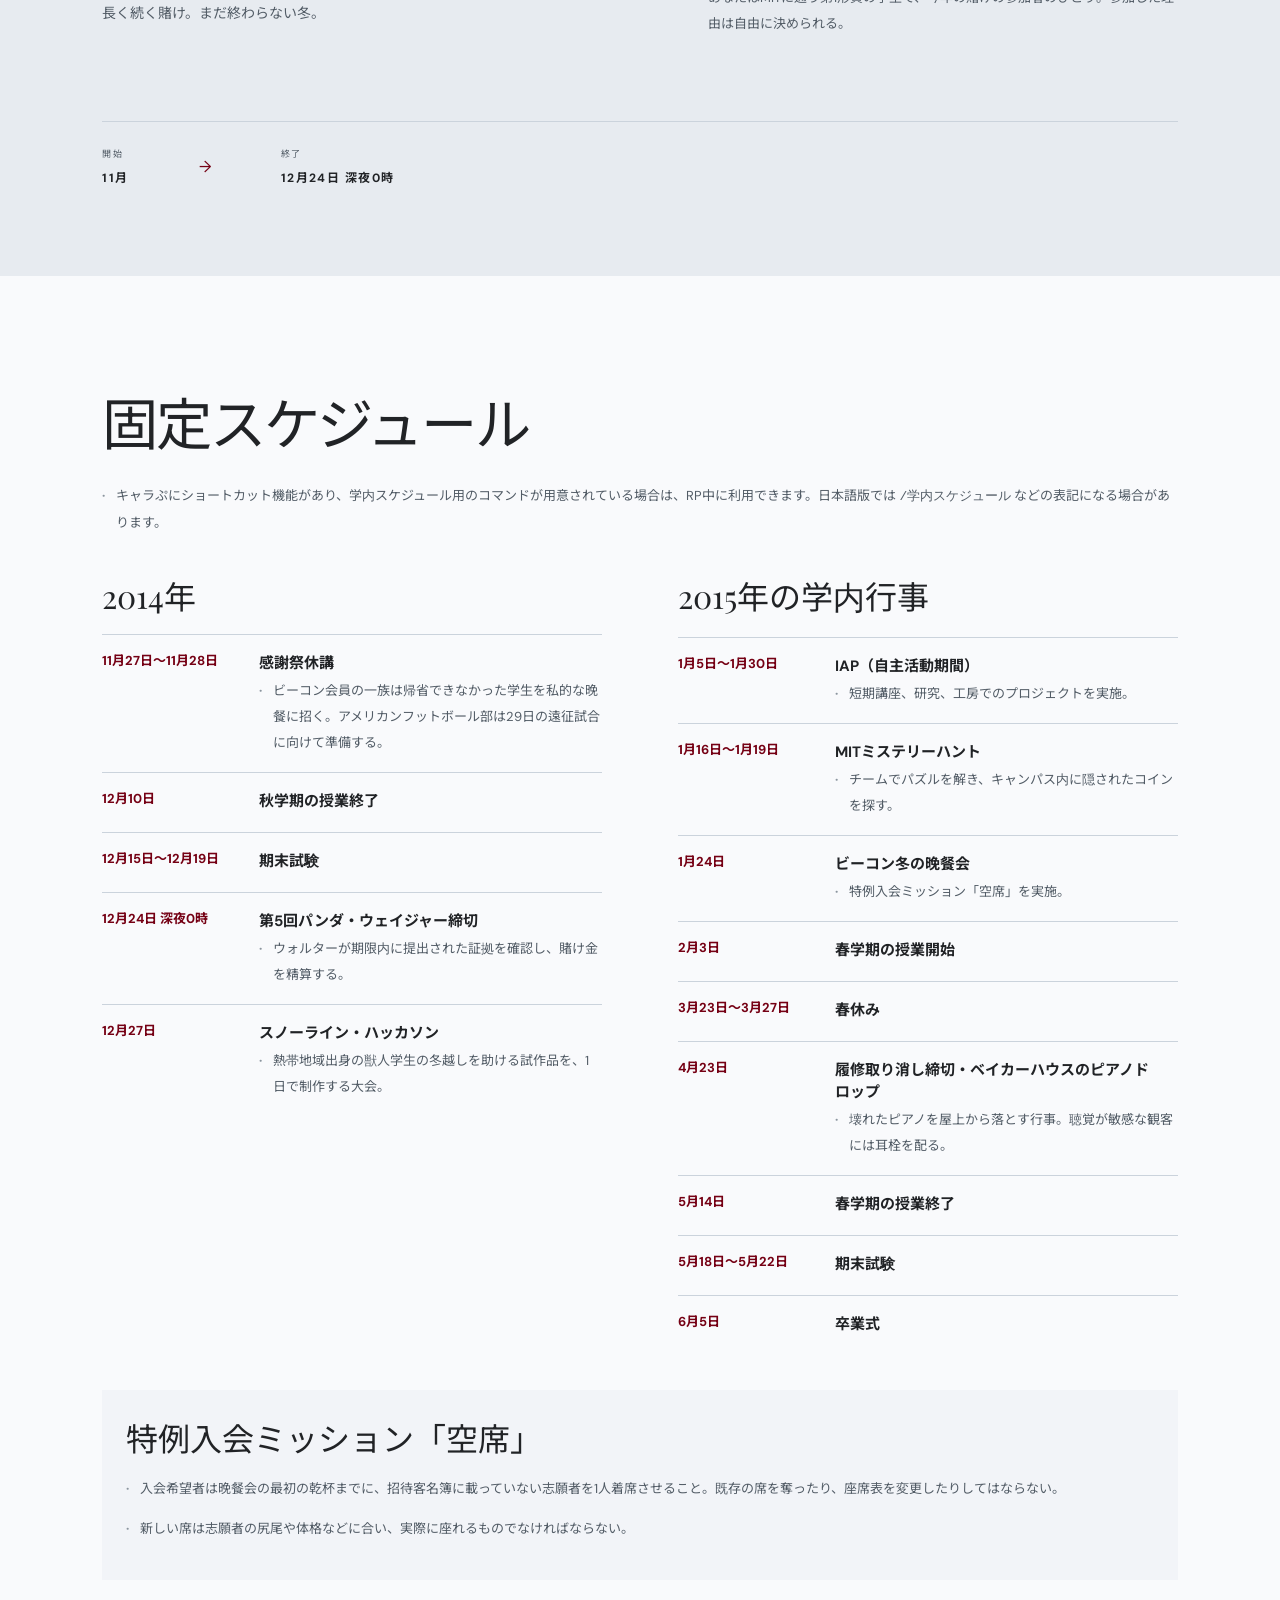
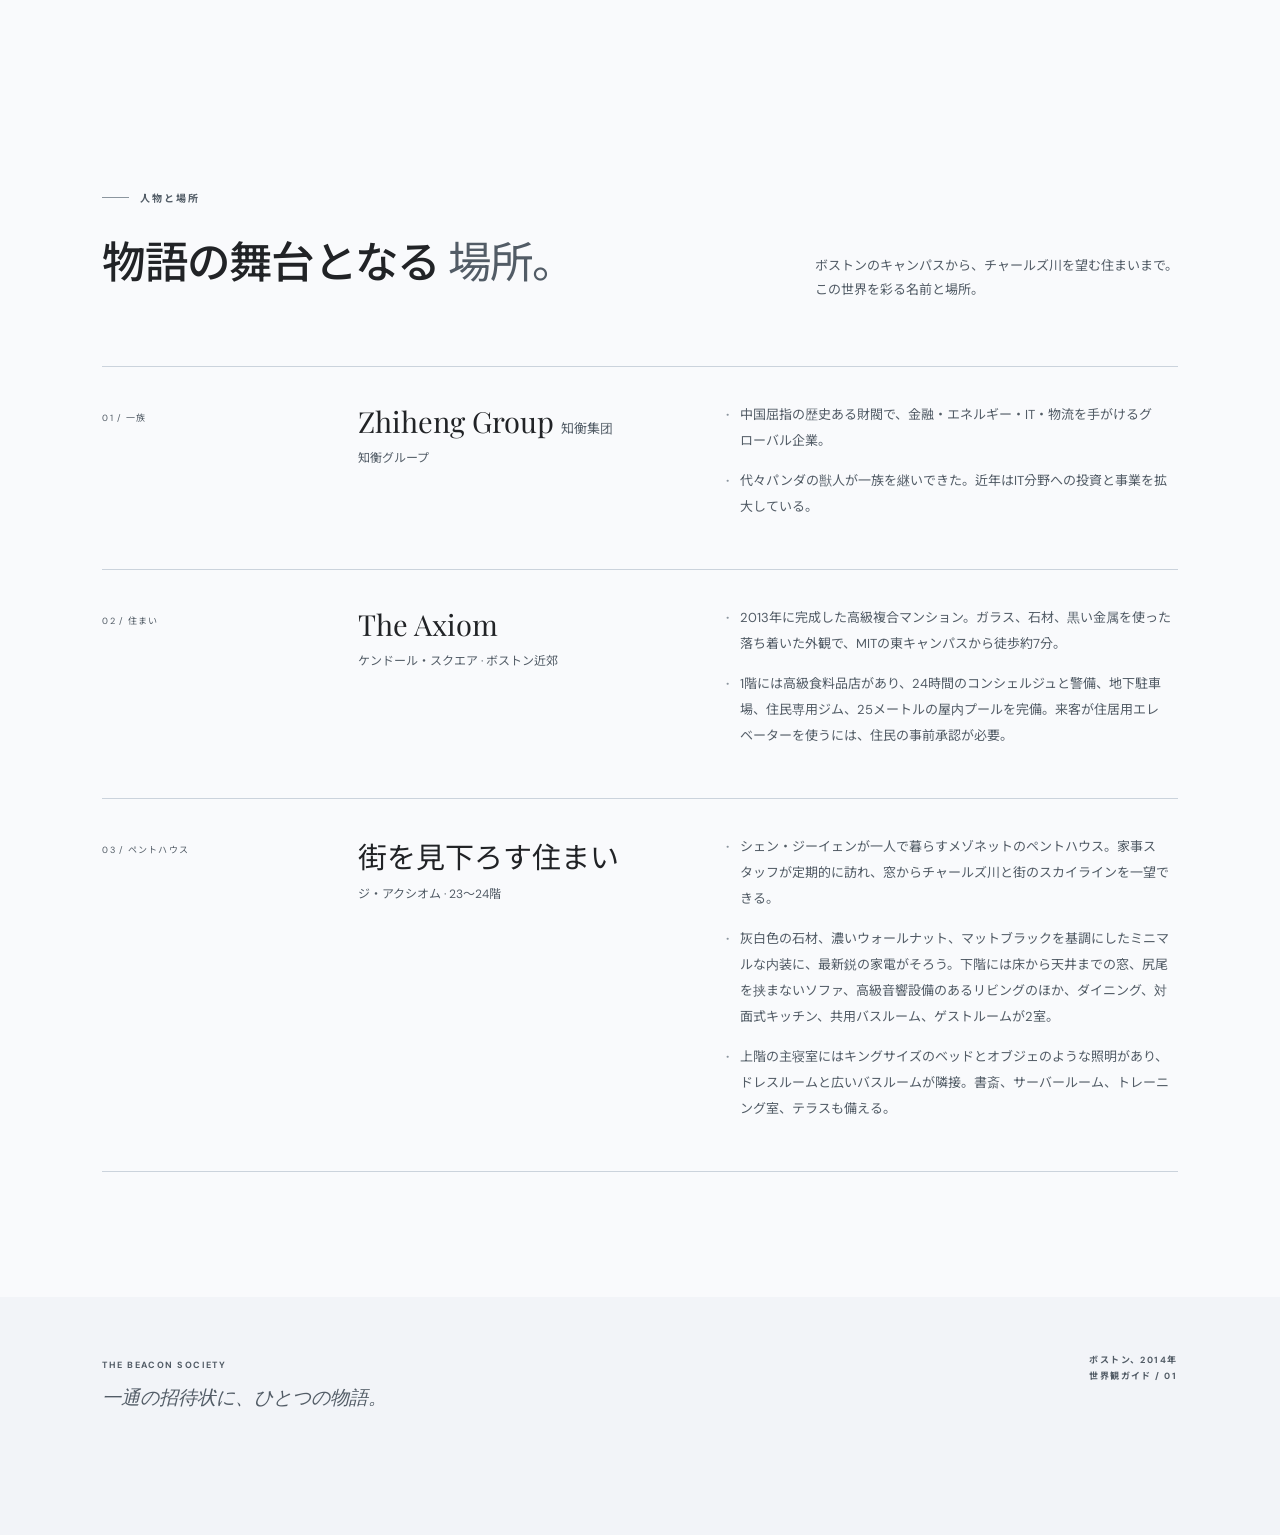
<file: index-ja.html>
<!doctype html>
<html lang="ja">
<head>
  <meta charset="utf-8">
  <meta name="viewport" content="width=device-width, initial-scale=1">
  <meta name="theme-color" content="#f9fafc">
  <meta name="description" content="2014年のボストンを舞台に、ビーコン・ソサエティとパンダ・ウェイジャーをめぐる世界を紹介します。">
  <title>THE BEACON SOCIETY — 世界観</title>
  <link rel="preconnect" href="https://fonts.googleapis.com">
  <link rel="preconnect" href="https://fonts.gstatic.com" crossorigin>
  <link href="https://fonts.googleapis.com/css2?family=DM+Sans:wght@400;500;600;700&family=Noto+Sans+KR:wght@400;500;600;700&family=Playfair+Display:ital,wght@0,400;0,500;0,600;1,400&display=swap" rel="stylesheet">
  <link rel="stylesheet" href="style.css">
</head>
<body>
  <header class="topbar"><div class="topbar-start"><a class="wordmark" href="#top"><span class="mark">B</span><span>THE BEACON<br><small>SOCIETY</small></span></a><nav class="language-nav" aria-label="言語選択"><a href="index.html" lang="ko" hreflang="ko">한국어</a><a href="index-en.html" lang="en" hreflang="en">Eng</a><a href="index-ja.html" lang="ja" hreflang="ja" aria-current="page">Jpn</a></nav></div><span class="top-note">マサチューセッツ州ボストン <i>·</i> 2014年</span><a class="top-link" href="#betting">パンダ・ウェイジャー <span>↗</span></a></header>
  <main id="top">
    <section class="hero"><div class="hero-inner"><div class="eyebrow light"><span></span> 内輪への招待状</div><div class="hero-grid"><div><p class="hero-kicker">ボストン、2014年</p><h1>ひっそりと<br>開く <em>扉がある。</em></h1><p class="hero-desc">誰にでも開かれた街。<br>それでも、一部の人にしか開かれない扉がある。</p><a class="hero-button" href="#world">世界観を見る <span>↘</span></a><a class="hero-button schedule-link" href="#schedule">固定スケジュール <span>↘</span></a></div><div class="seal" aria-hidden="true"><div class="seal-inner"><span>THE BEACON SOCIETY</span><strong>B</strong><small>VERITAS · VINCULUM</small></div></div></div><div class="hero-bottom"><span>暗黙のルール</span><span>01 / 世界観</span><span>スクロールして読む ↓</span></div></div></section>
    <section class="intro section" id="world"><div class="section-heading"><div><p class="eyebrow"><span></span> 世界観</p><h2>見慣れた世界、<br><em>少し違う秩序。</em></h2></div><div class="intro-copy"><p class="lead">人間と獣人が共に暮らす現代。<br>何者かよりも、誰を知っているかがものを言うこともある。</p><p class="bullet">人間と獣人の比率はおよそ1対9。差別を禁じる法律があり、施設や日用品も種族ごとの特性に合わせて作られている。</p><p class="bullet">動物と獣人は別の存在。両親の種族が異なる場合、子どもはそれぞれ50％の確率でどちらかの種族を受け継ぐ。</p><p class="bullet">女性は全員が第1形質。男性の約90％は相手を妊娠させることができる第2形質で、残りの第1形質の男性は妊娠が可能。第1形質には、種族によって発情期がある。</p></div></div><div class="fact-strip"><div><small>時代と場所</small><strong>2014</strong><span>アメリカ・ボストン</span></div><div><small>キャンパス</small><strong>MIT</strong><span>マサチューセッツ工科大学</span></div><div><small>種族の比率</small><strong>1 : 9</strong><span>人間と獣人の比率</span></div></div></section>
    <section class="beacon" id="beacon"><div class="section beacon-grid"><div class="beacon-title"><p class="eyebrow light"><span></span> 招待制の社交組織</p><h2>The Beacon<br><em>Society.</em></h2><p class="large-number">01 <span>—</span> ソサエティ</p></div><div class="beacon-content"><p class="quote">「同じ名前を知り、<br>同じ扉をくぐる人たち。」</p><p class="bullet">ボストンの名門一族が支援する、大学生向けの非公開・招待制の社交組織。MITやハーバードなどの名門大学や、複数のフラタニティとソロリティに人脈を持つ。</p><p class="bullet">入会には名門私立校の出身であること、または既存会員の推薦が必要。種族や人種による制限はないが、中核にはアメリカの旧家出身の肉食系獣人が多い。</p><p class="bullet">慈善晩餐会や学術支援、インターンシップ、卒業生交流を行う。会員の一族が持つ資金、企業、会員制クラブ、別荘を通じて、交流の場や機会を提供している。</p><p class="bullet">フラタニティを公式に統括してはいないが、役員や支援者、パーティーの主催者として会員が実質的な影響力を持つ。</p><div class="names"><div><small>会員の自称</small><strong>the Set</strong></div><div><small>外部での呼び名</small><strong>the Apex</strong></div></div></div></div></section>
    <section class="section campus" id="campus"><div class="section-heading"><div><p class="eyebrow"><span></span> キャンパス生活</p><h2>同じキャンパス、<br><em>異なるまなざし。</em></h2></div><div class="intro-copy"><p class="lead">チャールズ川の向こう、可能性が集まる場所。<br>そこにも目に見えない境界線がある。</p><p class="bullet">MITでは人間とさまざまな獣人が同じ学科で学び、同じ寮で暮らし、同じチームで競技に取り組む。種族による差別は公式に禁じられている。</p><p class="bullet">珍しい種族への好奇の目や先入観、日常に潜むささやかな差別は残っている。</p><p class="bullet">ビーコンは時折、難しい課題を出す。達成者には、通常の入会条件を免除する特例が認められる。</p></div></div></section>
    <section class="wager" id="betting"><div class="section wager-inner"><div class="wager-top"><p class="eyebrow light"><span></span> 長く続く恒例行事</p><span>パンダ・ウェイジャー / 2010年から</span></div><div class="wager-body"><div><p class="wager-label">誰も手にできなかった賞金</p><h2>パンダ・<br><em>ウェイジャー</em></h2><p class="wager-sub">長く続く賭け。まだ終わらない冬。</p></div><div class="wager-copy"><p class="bullet">2010年、私立校時代にセオドアが持ちかけ、大学に入っても続く賭け。MITのビーコンでも、最古参の未達成課題のひとつに数えられる。</p><p class="bullet">毎年11月に始まり、12月24日の深夜0時に終了。シェン・ジーイェンのほうから最初にキスされた人が勝者。</p><p class="bullet">複数のフラタニティやソロリティ、他大学のビーコン会員も参加し、毎年持ち越された賞金は莫大な額に。一部の正会員は賭けに反対し、参加を見送っている。</p><p class="bullet">あなたはMITに通う第1形質の学生で、今年の賭けの参加者のひとり。参加した理由は自由に決められる。</p></div></div><div class="wager-footer"><div><small>開始</small><strong>11月</strong></div><span>→</span><div><small>終了</small><strong>12月24日 深夜0時</strong></div></div></div></section>
    <section class="section campus-schedule" id="schedule" aria-labelledby="schedule-title">
      <h2 id="schedule-title">固定スケジュール</h2>
      <p class="bullet">キャラぷにショートカット機能があり、学内スケジュール用のコマンドが用意されている場合は、RP中に利用できます。日本語版では <code>/学内スケジュール</code> などの表記になる場合があります。</p>
      <div class="schedule-years">
        <div class="schedule-year">
          <h3>2014年</h3>
          <ol class="schedule-events">
            <li>
              <p class="schedule-date"><time datetime="2014-11-27">11月27日</time>〜<time datetime="2014-11-28">11月28日</time></p>
              <div><h4>感謝祭休講</h4>
                <p class="bullet">ビーコン会員の一族は帰省できなかった学生を私的な晩餐に招く。アメリカンフットボール部は29日の遠征試合に向けて準備する。</p></div>
            </li>
            <li>
              <p class="schedule-date"><time datetime="2014-12-10">12月10日</time></p>
              <div><h4>秋学期の授業終了</h4></div>
            </li>
            <li>
              <p class="schedule-date"><time datetime="2014-12-15">12月15日</time>〜<time datetime="2014-12-19">12月19日</time></p>
              <div><h4>期末試験</h4></div>
            </li>
            <li>
              <p class="schedule-date"><time datetime="2014-12-24">12月24日</time> 深夜0時</p>
              <div><h4>第5回パンダ・ウェイジャー締切</h4>
                <p class="bullet">ウォルターが期限内に提出された証拠を確認し、賭け金を精算する。</p></div>
            </li>
            <li>
              <p class="schedule-date"><time datetime="2014-12-27">12月27日</time></p>
              <div><h4>スノーライン・ハッカソン</h4>
                <p class="bullet">熱帯地域出身の獣人学生の冬越しを助ける試作品を、1日で制作する大会。</p></div>
            </li>
          </ol>
        </div>
        <div class="schedule-year">
          <h3>2015年の学内行事</h3>
          <ol class="schedule-events">
            <li>
              <p class="schedule-date"><time datetime="2015-01-05">1月5日</time>〜<time datetime="2015-01-30">1月30日</time></p>
              <div><h4>IAP（自主活動期間）</h4>
                <p class="bullet">短期講座、研究、工房でのプロジェクトを実施。</p></div>
            </li>
            <li>
              <p class="schedule-date"><time datetime="2015-01-16">1月16日</time>〜<time datetime="2015-01-19">1月19日</time></p>
              <div><h4>MITミステリーハント</h4>
                <p class="bullet">チームでパズルを解き、キャンパス内に隠されたコインを探す。</p></div>
            </li>
            <li>
              <p class="schedule-date"><time datetime="2015-01-24">1月24日</time></p>
              <div><h4>ビーコン冬の晩餐会</h4>
                <p class="bullet">特例入会ミッション「空席」を実施。</p></div>
            </li>
            <li>
              <p class="schedule-date"><time datetime="2015-02-03">2月3日</time></p>
              <div><h4>春学期の授業開始</h4></div>
            </li>
            <li>
              <p class="schedule-date"><time datetime="2015-03-23">3月23日</time>〜<time datetime="2015-03-27">3月27日</time></p>
              <div><h4>春休み</h4></div>
            </li>
            <li>
              <p class="schedule-date"><time datetime="2015-04-23">4月23日</time></p>
              <div><h4>履修取り消し締切・ベイカーハウスのピアノドロップ</h4>
                <p class="bullet">壊れたピアノを屋上から落とす行事。聴覚が敏感な観客には耳栓を配る。</p></div>
            </li>
            <li>
              <p class="schedule-date"><time datetime="2015-05-14">5月14日</time></p>
              <div><h4>春学期の授業終了</h4></div>
            </li>
            <li>
              <p class="schedule-date"><time datetime="2015-05-18">5月18日</time>〜<time datetime="2015-05-22">5月22日</time></p>
              <div><h4>期末試験</h4></div>
            </li>
            <li>
              <p class="schedule-date"><time datetime="2015-06-05">6月5日</time></p>
              <div><h4>卒業式</h4></div>
            </li>
          </ol>
        </div>
      </div>
      <div class="schedule-mission">
        <h3>特例入会ミッション「空席」</h3>
        <p class="bullet">入会希望者は晩餐会の最初の乾杯までに、招待客名簿に載っていない志願者を1人着席させること。既存の席を奪ったり、座席表を変更したりしてはならない。</p>
        <p class="bullet">新しい席は志願者の尻尾や体格などに合い、実際に座れるものでなければならない。</p>
      </div>
    </section>
    <section class="section places" id="places"><div class="places-heading"><div><p class="eyebrow"><span></span> 人物と場所</p><h2>物語の舞台となる <em>場所。</em></h2></div><p>ボストンのキャンパスから、チャールズ川を望む住まいまで。<br>この世界を彩る名前と場所。</p></div><div class="place-list"><article class="place"><div class="place-no">01 / 一族</div><div><h3>Zhiheng Group <span>知衡集团</span></h3><p class="place-caption">知衡グループ</p></div><div><p class="bullet">中国屈指の歴史ある財閥で、金融・エネルギー・IT・物流を手がけるグローバル企業。</p><p class="bullet">代々パンダの獣人が一族を継いできた。近年はIT分野への投資と事業を拡大している。</p></div></article><article class="place"><div class="place-no">02 / 住まい</div><div><h3>The Axiom</h3><p class="place-caption">ケンドール・スクエア · ボストン近郊</p></div><div><p class="bullet">2013年に完成した高級複合マンション。ガラス、石材、黒い金属を使った落ち着いた外観で、MITの東キャンパスから徒歩約7分。</p><p class="bullet">1階には高級食料品店があり、24時間のコンシェルジュと警備、地下駐車場、住民専用ジム、25メートルの屋内プールを完備。来客が住居用エレベーターを使うには、住民の事前承認が必要。</p></div></article><article class="place"><div class="place-no">03 / ペントハウス</div><div><h3>街を見下ろす住まい</h3><p class="place-caption">ジ・アクシオム · 23〜24階</p></div><div><p class="bullet">シェン・ジーイェンが一人で暮らすメゾネットのペントハウス。家事スタッフが定期的に訪れ、窓からチャールズ川と街のスカイラインを一望できる。</p><p class="bullet">灰白色の石材、濃いウォールナット、マットブラックを基調にしたミニマルな内装に、最新鋭の家電がそろう。下階には床から天井までの窓、尻尾を挟まないソファ、高級音響設備のあるリビングのほか、ダイニング、対面式キッチン、共用バスルーム、ゲストルームが2室。</p><p class="bullet">上階の主寝室にはキングサイズのベッドとオブジェのような照明があり、ドレスルームと広いバスルームが隣接。書斎、サーバールーム、トレーニング室、テラスも備える。</p></div></article></div></section>
  </main><footer><div><span class="footer-brand">THE BEACON SOCIETY</span><p>一通の招待状に、ひとつの物語。</p></div><span>ボストン、2014年 <br> 世界観ガイド / 01</span></footer>
  <nav class="bottom-nav" aria-label="メインメニュー"><a href="#top" class="active" aria-current="page"><span>01</span> 世界観</a><a href="characters-ja.html""><span>02</span> 主役</a><a href="supporting-ja.html""><span>03</span> 脇役</a><a href="gallery-ja.html""><span>04</span> 画像</a></nav>
</body></html>
</file>
<file: style.css>
:root {
  --paper: #f9fafc;
  --surface: #f2f4f8;
  --hero: #edf0f4;
  --wager: #e7ebf0;
  --ink: #212326;
  --muted: #525c66;
  --rule: #cbd3dc;
  --silver: #8b959e;
  --accent: #750014;
}
*{box-sizing:border-box}
html{scroll-behavior:smooth}
body{margin:0;background:var(--paper);color:var(--ink);font-family:'DM Sans','Noto Sans KR',sans-serif;word-break:keep-all}
a{color:inherit;text-decoration:none}
.topbar{height:78px;padding:0 6%;display:flex;align-items:center;justify-content:space-between;background:var(--paper)}
.wordmark{display:flex;align-items:center;gap:10px;font-size:10px;line-height:1.1;letter-spacing:.14em;font-weight:700}
.wordmark small{font-size:8px;letter-spacing:.3em}
.mark{color:var(--accent);display:grid;place-items:center;width:34px;height:34px;border:1px solid var(--silver);font:italic 25px 'Playfair Display',serif}
.top-note,.top-link{font-size:9px;letter-spacing:.18em;font-weight:700}
.top-note{color:var(--muted)}
.top-note i{padding:0 8px;color:var(--silver)}
.top-link span{margin-left:12px}
.hero{background:var(--hero);color:var(--ink);position:relative;overflow:hidden}
.hero:before,.hero:after{content:'';position:absolute;border:1px solid #8b959e38;border-radius:50%;width:700px;height:700px;right:-160px;top:-120px}
.hero:after{width:540px;height:540px;right:-80px;top:-40px}
.hero-inner,.section{max-width:1440px;margin:auto;padding-left:8%;padding-right:8%}
.hero-inner{padding-top:75px;position:relative;z-index:1}
.eyebrow{display:flex;align-items:center;gap:11px;font-size:10px;font-weight:700;letter-spacing:.2em;color:var(--muted)}
.eyebrow span{width:27px;height:1px;background:var(--silver)}
.hero-grid{display:grid;grid-template-columns:1fr 1fr;align-items:center;min-height:440px}
.hero-kicker{font:italic 20px 'Playfair Display',serif;color:var(--muted);margin:0 0 13px}
h1,h2,h3,p{margin-top:0}
h1,h2,h3{font-family:'Playfair Display','Noto Sans KR',serif;font-weight:400}
h1{font-size:clamp(55px,7.5vw,108px);line-height:1.02;letter-spacing:-.045em;margin-bottom:25px}
h1 em,h2 em{font-weight:400;color:var(--muted)}
.wager h2 em{color:var(--accent)}
.hero-desc{font-size:14px;line-height:2;color:var(--muted)}
.hero-button{display:inline-flex;align-items:center;gap:35px;border-bottom:1px solid var(--silver);padding:18px 0 12px;font-size:12px;font-weight:600}
.hero-button span{font-size:18px;color:var(--accent)}
.seal{color:var(--muted);justify-self:center;display:grid;place-items:center;width:245px;height:245px;border:1px solid var(--silver);border-radius:50%;transform:rotate(-12deg);opacity:.7}
.seal-inner{border:1px solid var(--silver);width:215px;height:215px;border-radius:50%;display:flex;flex-direction:column;align-items:center;justify-content:center;gap:12px}
.seal span,.seal small{font-size:8px;letter-spacing:.22em}
.seal strong{font:italic 90px/1 'Playfair Display',serif}
.hero-bottom{border-top:1px solid var(--rule);padding:23px 0;display:flex;justify-content:space-between;font-size:9px;letter-spacing:.16em;color:var(--muted)}
.section{padding-top:125px;padding-bottom:125px}
.section-heading{display:grid;grid-template-columns:1fr 1fr;gap:10%}
h2{font-size:clamp(38px,4.4vw,63px);line-height:1.25;letter-spacing:-.04em;margin:26px 0}
.intro h2,.campus h2,.places h2{font-family:'Noto Sans KR',sans-serif;font-size:clamp(32px,3.4vw,49px);font-weight:500;line-height:1.35}
.intro h2 em,.campus h2 em,.places h2 em{font-style:normal;color:var(--muted)}
.lead{font-family:'Noto Sans KR',sans-serif;font-size:18px;font-weight:500;line-height:1.8;margin-bottom:30px}
.bullet{position:relative;padding-left:14px;font-size:13px;line-height:2;color:var(--muted);margin-bottom:14px}
.bullet:before{content:'·';position:absolute;left:0;font-weight:700;color:var(--silver)}
.fact-strip{display:grid;grid-template-columns:repeat(3,1fr);border-top:1px solid var(--rule);border-bottom:1px solid var(--rule);margin-top:85px}
.fact-strip div{padding:28px 25px;border-right:1px solid var(--rule);display:flex;flex-direction:column;gap:8px}
.fact-strip div:first-child{padding-left:0}
.fact-strip div:last-child{border:0}
.fact-strip small,.names small,.wager-footer small{font-size:9px;letter-spacing:.16em;color:var(--muted)}
.fact-strip strong{font:36px 'Playfair Display',serif}
.fact-strip span{font-size:12px;color:var(--muted)}
.beacon{background:var(--surface)}
.beacon-grid{display:grid;grid-template-columns:1fr 1fr;gap:10%}
.beacon h2{font-size:clamp(48px,6vw,83px)}
.large-number{margin-top:100px;font-size:10px;letter-spacing:.16em;color:var(--muted)}
.large-number span{padding:0 12px}
.quote{font-family:'Noto Sans KR',sans-serif;font-size:19px;font-weight:500;line-height:1.8;margin-bottom:32px}
.names{border-top:1px solid var(--rule);margin-top:36px;padding-top:25px;display:flex;gap:70px}
.names div{display:flex;flex-direction:column;gap:8px}
.names strong{font:italic 28px 'Playfair Display',serif}
.campus{padding-top:140px;padding-bottom:140px}
.wager{background:var(--wager);color:var(--ink)}
.wager-inner{padding-top:95px;padding-bottom:90px}
.wager-top{display:flex;justify-content:space-between;align-items:center;border-bottom:1px solid var(--rule);padding-bottom:24px}
.wager-top>span,.wager-label{font-size:9px;letter-spacing:.18em;color:var(--muted)}
.wager-body{display:grid;grid-template-columns:1fr 1fr;gap:10%;padding:70px 0}
.wager h2{font-size:clamp(55px,6vw,85px);line-height:1.03;margin:22px 0}
.wager-sub{font-size:14px;color:var(--muted)}
.wager-footer{display:flex;align-items:center;gap:70px;border-top:1px solid var(--rule);padding-top:25px}
.wager-footer div{display:flex;flex-direction:column;gap:8px}
.wager-footer strong{font-size:12px;letter-spacing:.12em}
.wager-footer>span{color:var(--accent)}
.places-heading{display:flex;justify-content:space-between;align-items:end;margin-bottom:50px}
.places-heading>p{font-size:13px;color:var(--muted);line-height:1.9}
.place{display:grid;grid-template-columns:1fr 1.5fr 2fr;gap:30px;border-top:1px solid var(--rule);padding:35px 0}
.place:last-child{border-bottom:1px solid var(--rule)}
.place-no{font-size:9px;letter-spacing:.14em;color:var(--muted);padding-top:9px}
.place h3{font-size:29px;margin-bottom:8px}
.place h3 span{font-family:'Noto Sans KR',sans-serif;font-size:13px;color:var(--muted)}
.place-caption{font-size:12px;color:var(--muted)}
footer{background:var(--surface);padding:55px 8% 125px;display:flex;justify-content:space-between;color:var(--muted)}
footer p{font:italic 19px 'Playfair Display',serif;margin:10px 0 0}
.footer-brand,footer>span{font-size:9px;letter-spacing:.16em;font-weight:700;line-height:1.8}
.bottom-nav{position:fixed;z-index:5;bottom:0;left:0;right:0;height:68px;background:rgba(249,250,252,.97);box-shadow:0 -1px 12px #21232610;display:flex;justify-content:center;align-items:stretch}
.bottom-nav>a,.nav-disabled{width:150px;display:flex;align-items:center;justify-content:center;gap:9px;font-size:12px;font-weight:600;color:var(--muted)}
.bottom-nav .active{color:var(--accent);border-top:2px solid var(--accent)}
.bottom-nav span span,.bottom-nav a span{font-size:9px;font-weight:400;color:var(--muted)}
.nav-disabled small{font-size:8px;font-weight:400;color:var(--muted)}
@media(max-width:700px){.topbar{height:66px;padding:0 6%}
.top-note{display:none}
.hero-inner,.section{padding-left:7%;padding-right:7%}
.hero-inner{padding-top:53px}
.hero-grid{min-height:460px;grid-template-columns:1fr;position:relative}
.hero-grid>div:first-child{position:relative;z-index:2}
.seal{position:absolute;right:-65px;bottom:35px;width:180px;height:180px;opacity:.3}
.seal-inner{width:155px;height:155px}
.seal strong{font-size:65px}
.hero-bottom span:nth-child(2){display:none}
.section{padding-top:85px;padding-bottom:85px}
.section-heading,.beacon-grid,.wager-body{grid-template-columns:1fr;gap:25px}
.section-heading h2{margin-bottom:10px}
.fact-strip{margin-top:50px}
.fact-strip div{padding:20px 10px}
.fact-strip strong{font-size:27px}
.fact-strip small{font-size:8px}
.fact-strip span{font-size:10px}
.large-number{margin-top:35px}
.names{gap:35px}
.wager-top>span{display:none}
.wager-body{padding:45px 0;gap:30px}
.wager-footer{gap:25px}
.wager-footer strong{font-size:10px}
.places-heading{display:block}
.places-heading>p{margin-top:22px}
.place{grid-template-columns:1fr;gap:8px;padding:26px 0}
.place h3{margin-top:8px}
.bottom-nav>a,.nav-disabled{width:25%;gap:4px;flex-wrap:wrap;align-content:center}
.nav-disabled small{display:none}
footer{padding-bottom:110px}}

.topbar-start {
  display: flex;
  align-items: center;
  gap: clamp(12px, 3vw, 32px);
}
.language-nav {
  display: flex;
  align-items: center;
  gap: 9px;
  white-space: nowrap;
  font-size: 11px;
  color: var(--muted);
}
.language-nav a {
  display: inline-flex;
  align-items: center;
  min-height: 32px;
}
.language-nav a[aria-current="page"] {
  color: var(--accent);
  font-weight: 700;
  text-decoration: underline;
  text-underline-offset: 4px;
}
@media (max-width: 390px) {
  .topbar {
    padding-inline: 4%;
  }
  .topbar-start,
  .language-nav {
    gap: 7px;
  }
  .top-link {
    letter-spacing: .08em;
    white-space: nowrap;
  }
  .top-link span {
    margin-left: 4px;
  }
}

:lang(ja) body {
  word-break: normal;
  line-break: strict;
}
:lang(ja) .hero h1,
:lang(ja) .profile-title h1 {
  font-size: clamp(36px, 5.5vw, 76px);
}
@media (max-width: 390px) {
  :lang(ja) .top-link {
    font-size: 8px;
    letter-spacing: 0;
  }
}

.schedule-link {
  margin-inline-start: 20px;
}
.campus-schedule {
  padding-block: 85px;
}
.schedule-years {
  display: grid;
  grid-template-columns: minmax(0, 1fr) minmax(0, 1fr);
  gap: clamp(28px, 6vw, 80px);
  margin-top: 36px;
}
.schedule-year h3,
.schedule-mission h3 {
  font-size: clamp(22px, 2.8vw, 32px);
  margin-bottom: 16px;
}
.schedule-events {
  padding: 0;
  margin: 0;
  list-style: none;
}
.schedule-events > li {
  display: grid;
  grid-template-columns: minmax(105px, 29%) minmax(0, 1fr);
  gap: 12px;
  padding-block: 16px;
  border-top: 1px solid var(--rule);
}
.schedule-date {
  margin: 0;
  font-size: 13px;
  font-weight: 700;
  line-height: 1.6;
  color: var(--accent);
}
.schedule-events h4 {
  margin: 0 0 5px;
  font-size: 15px;
}
.schedule-events .bullet {
  margin-bottom: 0;
}
.schedule-mission {
  margin-top: 35px;
  padding: 24px;
  background: var(--surface);
}
@media (max-width: 760px) {
  .schedule-years {
    grid-template-columns: minmax(0, 1fr);
  }
}
@media (max-width: 400px) {
  .schedule-events > li {
    grid-template-columns: minmax(0, 1fr);
    gap: 5px;
  }
  .schedule-link {
    margin-inline-start: 12px;
    gap: 12px;
  }
}
</file>
